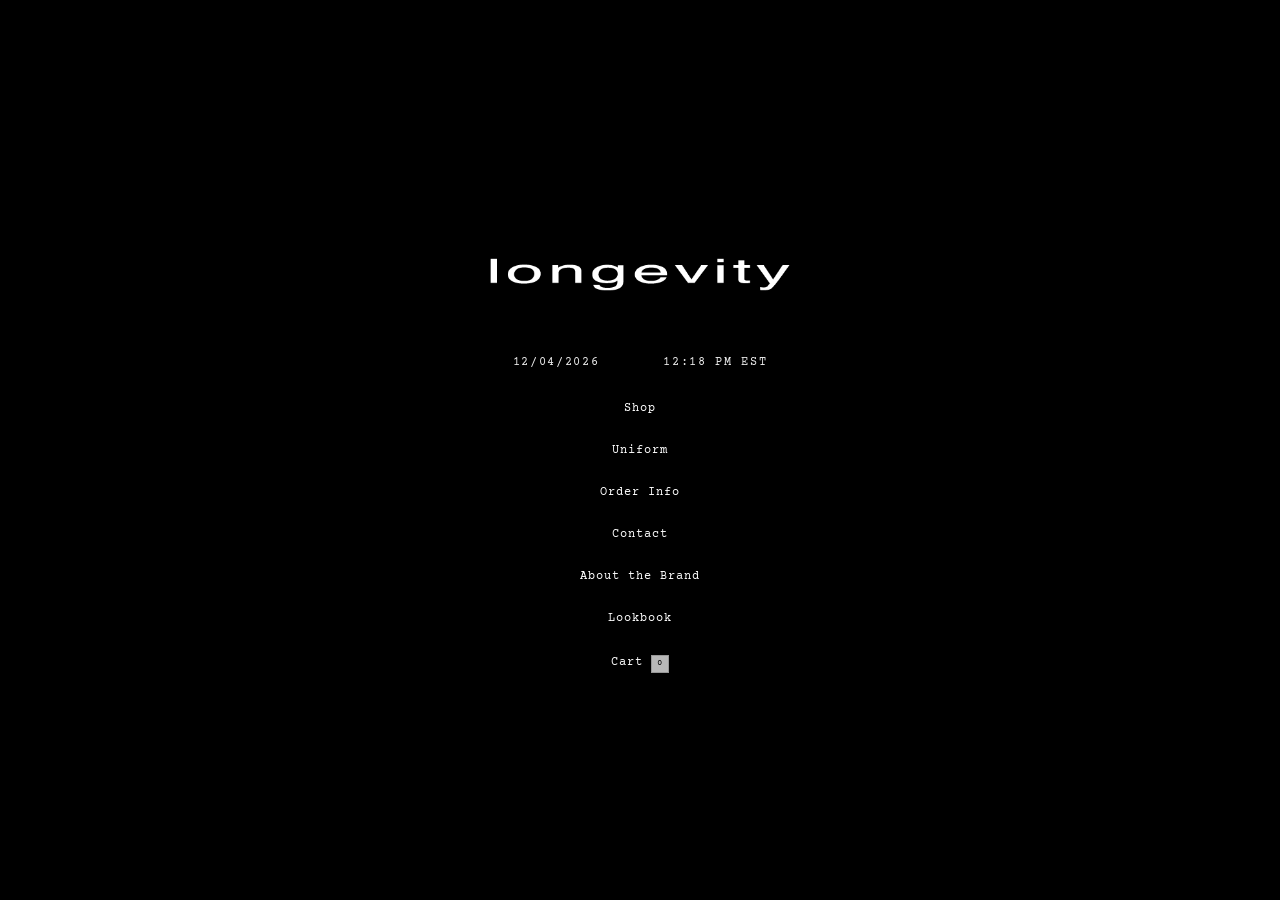
<file: index.html>
<!DOCTYPE html>
<html lang="en">
<head>
  <meta charset="UTF-8" />
  <meta name="viewport" content="width=device-width, initial-scale=1.0" />
  <title>Longevity Co.</title>
  <meta
    name="description"
    content="Longevity minimal home portal."
  />
  <link rel="preconnect" href="https://fonts.googleapis.com" />
  <link rel="preconnect" href="https://fonts.gstatic.com" crossorigin />
  <link
    href="https://fonts.googleapis.com/css2?family=Inter:wght@300;400;500;600;700;800&family=Courier+Prime:wght@400;700&display=swap"
    rel="stylesheet"
  />
  <link rel="stylesheet" href="style.css?v=12" />
</head>

<body class="home-blackout">
  <div class="site-shell home-blackout-shell">

    <main class="home-blackout-main">

      <!-- VIDEO BACKGROUND -->
      <div class="home-video-bg">
        <video autoplay muted loop playsinline preload="auto">
          <source src="assets/home-bg.mp4" type="video/mp4" />
        </video>
      </div>

      <!-- DARK OVERLAY -->
      <div class="home-video-overlay"></div>

      <!-- CONTENT -->
      <section class="home-blackout-stage">
        <div class="home-blackout-stack reveal-up">

          <div class="home-blackout-brand-wrap">
            <img
              src="assets/site-logi.png"
              alt="Longevity"
              class="home-blackout-logo boot-item boot-logo"
            />
          </div>

          <p class="home-blackout-time boot-item boot-time">
            <span id="hero-current-date">21/04/2026</span>
            <span class="home-blackout-time-gap"></span>
            <span id="hero-current-time">1:52 PM EDT</span>
          </p>

          <nav class="home-blackout-nav" aria-label="Homepage navigation">
            <a href="shop.html" class="boot-item boot-link boot-link-1">Shop</a>
            <a href="uniform.html" class="boot-item boot-link boot-link-2">Uniform</a>
            <a href="about.html#order-info" class="boot-item boot-link boot-link-3">Order Info</a>
            <a href="contact.html" class="boot-item boot-link boot-link-4">Contact</a>
            <a href="about.html" class="boot-item boot-link boot-link-5">About the Brand</a>
            <a href="lookbook.html" class="boot-item boot-link boot-link-6">Lookbook</a>
            <a href="cart.html" class="boot-item boot-link boot-link-7">Cart <span class="cart-count" data-cart-count>0</span>
            </a>
          </nav>

        </div>
      </section>

    </main>

  </div>

  <script src="script.js?v=12"></script>
</body>
</html>
</file>
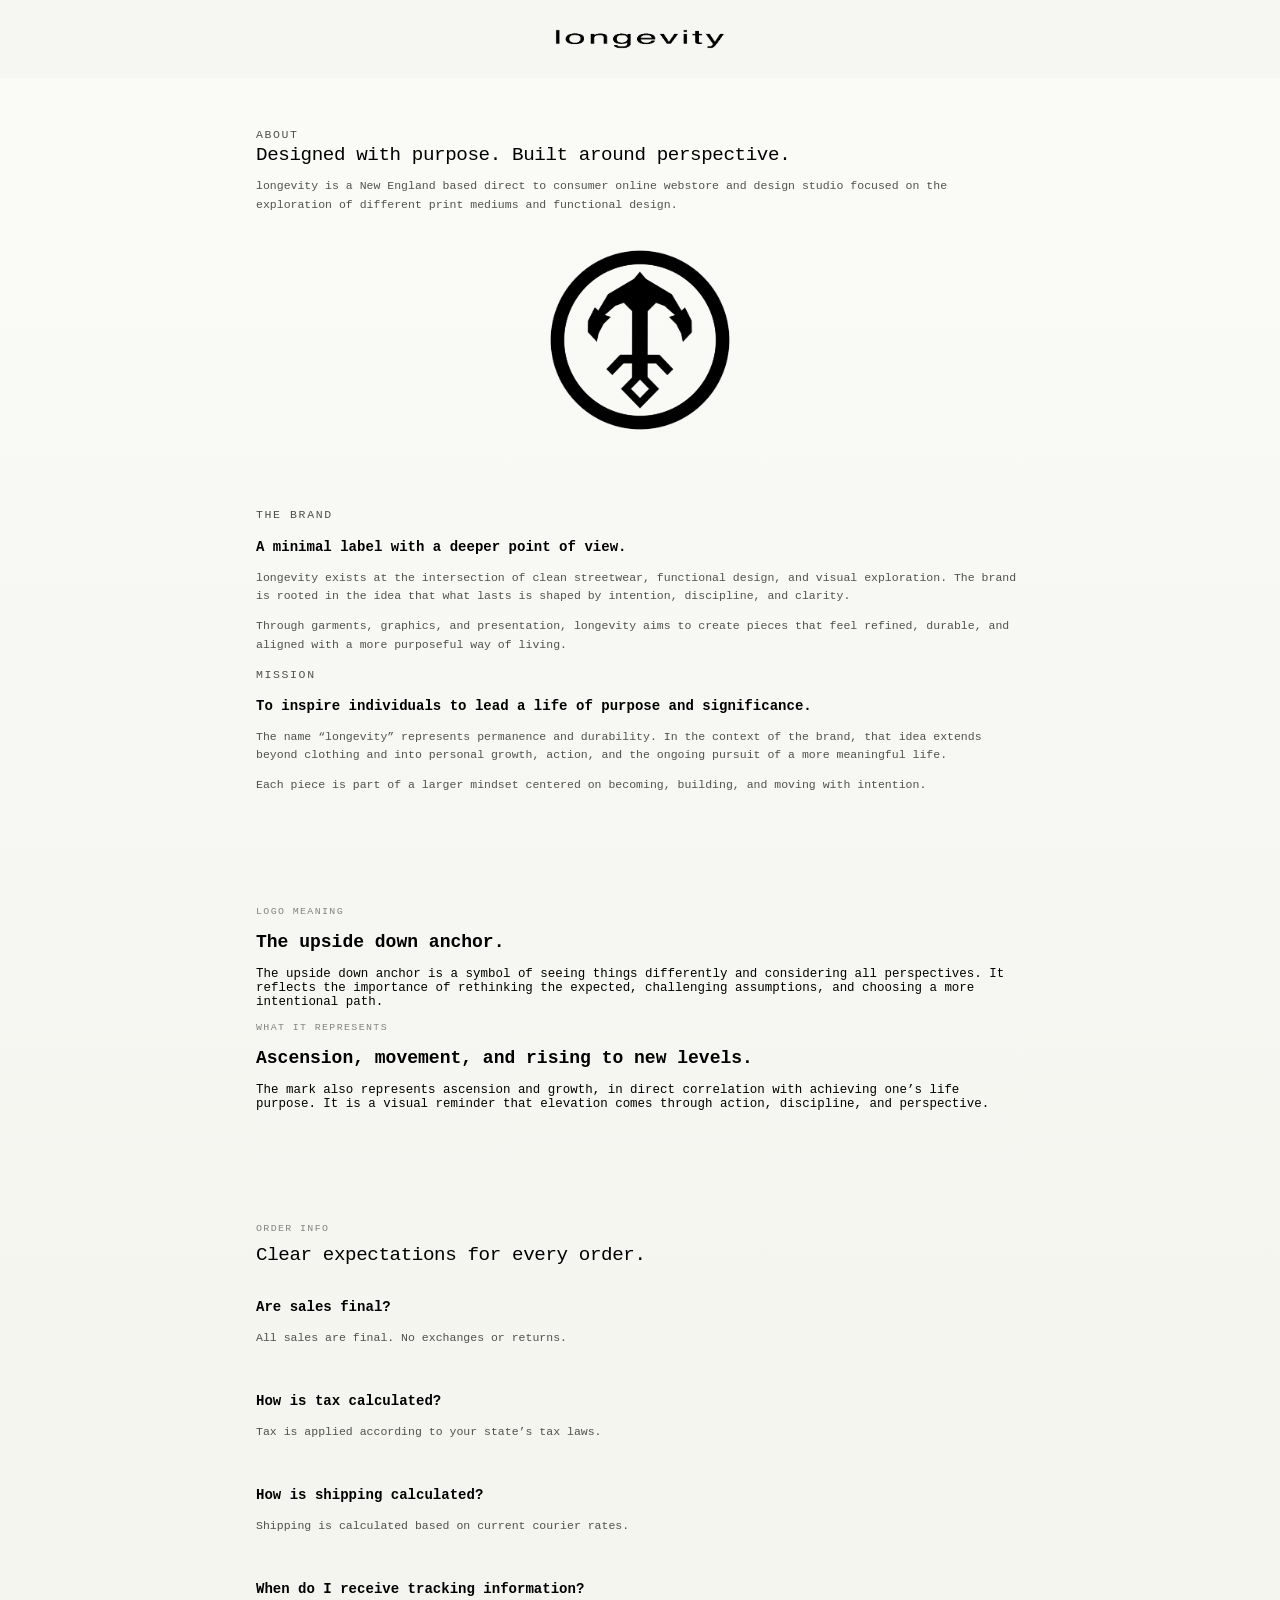
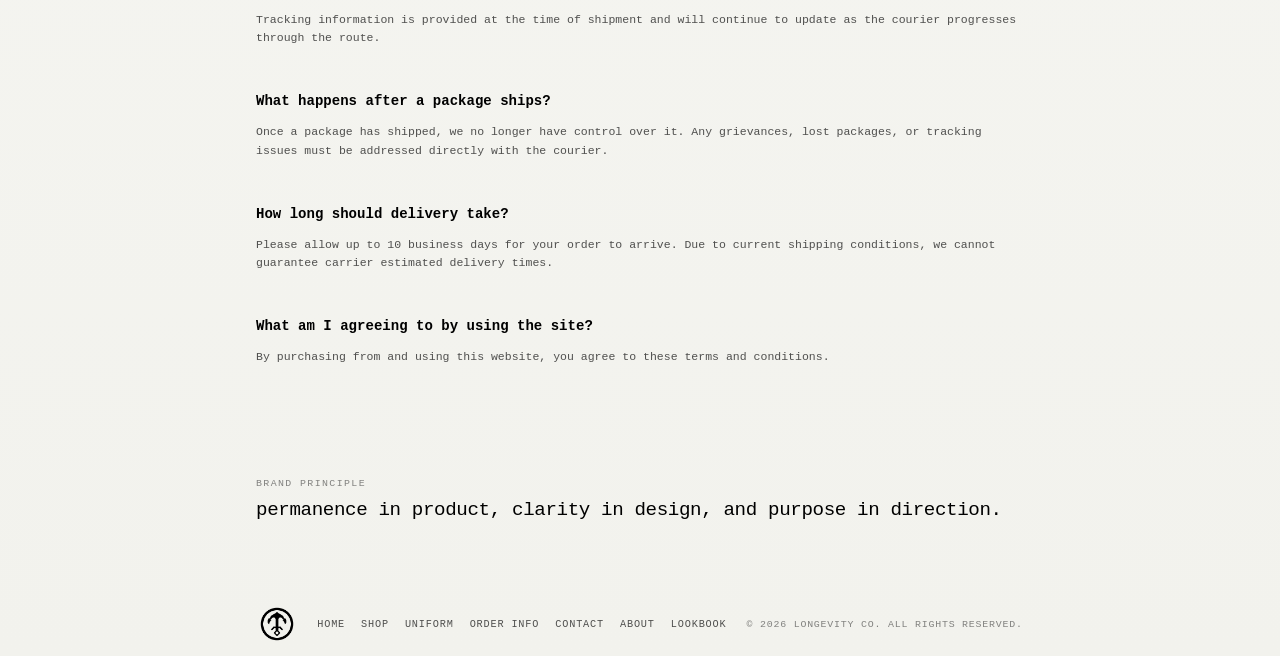
<file: about.html>
<!DOCTYPE html>
<html lang="en">
<head>
  <meta charset="UTF-8" />
  <meta name="viewport" content="width=device-width, initial-scale=1.0" />
  <title>About | Longevity Co.</title>
  <meta
    name="description"
    content="Learn about Longevity Co., its mission, its symbol, and the order information that guides the brand experience."
  />
  <link rel="preconnect" href="https://fonts.googleapis.com" />
  <link rel="preconnect" href="https://fonts.gstatic.com" crossorigin />
  <link
    href="https://fonts.googleapis.com/css2?family=Inter:wght@300;400;500;600;700;800&display=swap"
    rel="stylesheet"
  />
  <link rel="stylesheet" href="style.css" />
</head>
<body>
  <div class="site-shell">
   <div id="site-header"></div>

    <main>
      <section class="page-hero">
        <div class="container">
          <div class="page-hero-card">
            <div class="page-hero-grid">
              <div class="page-hero-copy reveal-left">
                <p class="section-label">About</p>
                <h1>Designed with purpose. Built around perspective.</h1>
                <p>
                  longevity is a New England based direct to consumer online
                  webstore and design studio focused on the exploration of
                  different print mediums and functional design.
                </p>
              </div>

              <div class="page-hero-visual reveal-right">
                <img src="assets/logo.png" alt="Longevity logo large" />
              </div>
            </div>
          </div>
        </div>
      </section>

      <section class="section">
        <div class="container">
          <div class="about-grid">
            <div class="info-card reveal-left">
              <p class="section-label">The Brand</p>
              <h3>A minimal label with a deeper point of view.</h3>
              <p>
                longevity exists at the intersection of clean streetwear,
                functional design, and visual exploration. The brand is rooted
                in the idea that what lasts is shaped by intention, discipline,
                and clarity.
              </p>
              <p>
                Through garments, graphics, and presentation, longevity aims to
                create pieces that feel refined, durable, and aligned with a
                more purposeful way of living.
              </p>
            </div>

            <div class="info-card reveal-right">
              <p class="section-label">Mission</p>
              <h3>To inspire individuals to lead a life of purpose and significance.</h3>
              <p>
                The name “longevity” represents permanence and durability. In
                the context of the brand, that idea extends beyond clothing and
                into personal growth, action, and the ongoing pursuit of a more
                meaningful life.
              </p>
              <p>
                Each piece is part of a larger mindset centered on becoming,
                building, and moving with intention.
              </p>
            </div>
          </div>
        </div>
      </section>

      <section class="section">
        <div class="container">
          <div class="split-grid">
            <div class="split-card reveal-left">
              <p class="section-label">Logo Meaning</p>
              <h2>The upside down anchor.</h2>
              <p>
                The upside down anchor is a symbol of seeing things differently
                and considering all perspectives. It reflects the importance of
                rethinking the expected, challenging assumptions, and choosing a
                more intentional path.
              </p>
            </div>

            <div class="split-card reveal-right">
              <p class="section-label">What It Represents</p>
              <h2>Ascension, movement, and rising to new levels.</h2>
              <p>
                The mark also represents ascension and growth, in direct
                correlation with achieving one’s life purpose. It is a visual
                reminder that elevation comes through action, discipline, and
                perspective.
              </p>
            </div>
          </div>
        </div>
      </section>

      <section class="section" id="order-info">
        <div class="container">
          <div class="section-heading reveal-up">
            <p class="section-label">Order Info</p>
            <h2>Clear expectations for every order.</h2>
          </div>

          <div class="faq-list">
            <article class="faq-card reveal-left">
              <h3>Are sales final?</h3>
              <p>All sales are final. No exchanges or returns.</p>
            </article>

            <article class="faq-card reveal-right">
              <h3>How is tax calculated?</h3>
              <p>Tax is applied according to your state’s tax laws.</p>
            </article>

            <article class="faq-card reveal-left">
              <h3>How is shipping calculated?</h3>
              <p>Shipping is calculated based on current courier rates.</p>
            </article>

            <article class="faq-card reveal-right">
              <h3>When do I receive tracking information?</h3>
              <p>
                Tracking information is provided at the time of shipment and
                will continue to update as the courier progresses through the route.
              </p>
            </article>

            <article class="faq-card reveal-left">
              <h3>What happens after a package ships?</h3>
              <p>
                Once a package has shipped, we no longer have control over it.
                Any grievances, lost packages, or tracking issues must be
                addressed directly with the courier.
              </p>
            </article>

            <article class="faq-card reveal-right">
              <h3>How long should delivery take?</h3>
              <p>
                Please allow up to 10 business days for your order to arrive.
                Due to current shipping conditions, we cannot guarantee carrier
                estimated delivery times.
              </p>
            </article>

            <article class="faq-card reveal-up">
              <h3>What am I agreeing to by using the site?</h3>
              <p>
                By purchasing from and using this website, you agree to these
                terms and conditions.
              </p>
            </article>
          </div>
        </div>
      </section>

      <section class="section statement-band">
        <div class="container">
          <div class="statement-wrap reveal-up">
            <p class="section-label">Brand Principle</p>
            <h2>
              permanence in product, clarity in design, and purpose in direction.
            </h2>
          </div>
        </div>
      </section>
    </main>

    <div id="site-footer"></div>
  </div>

  <script src="components.js?v=1"></script>
<script src="script.js?v=8"></script>
</body>
</html>
</file>
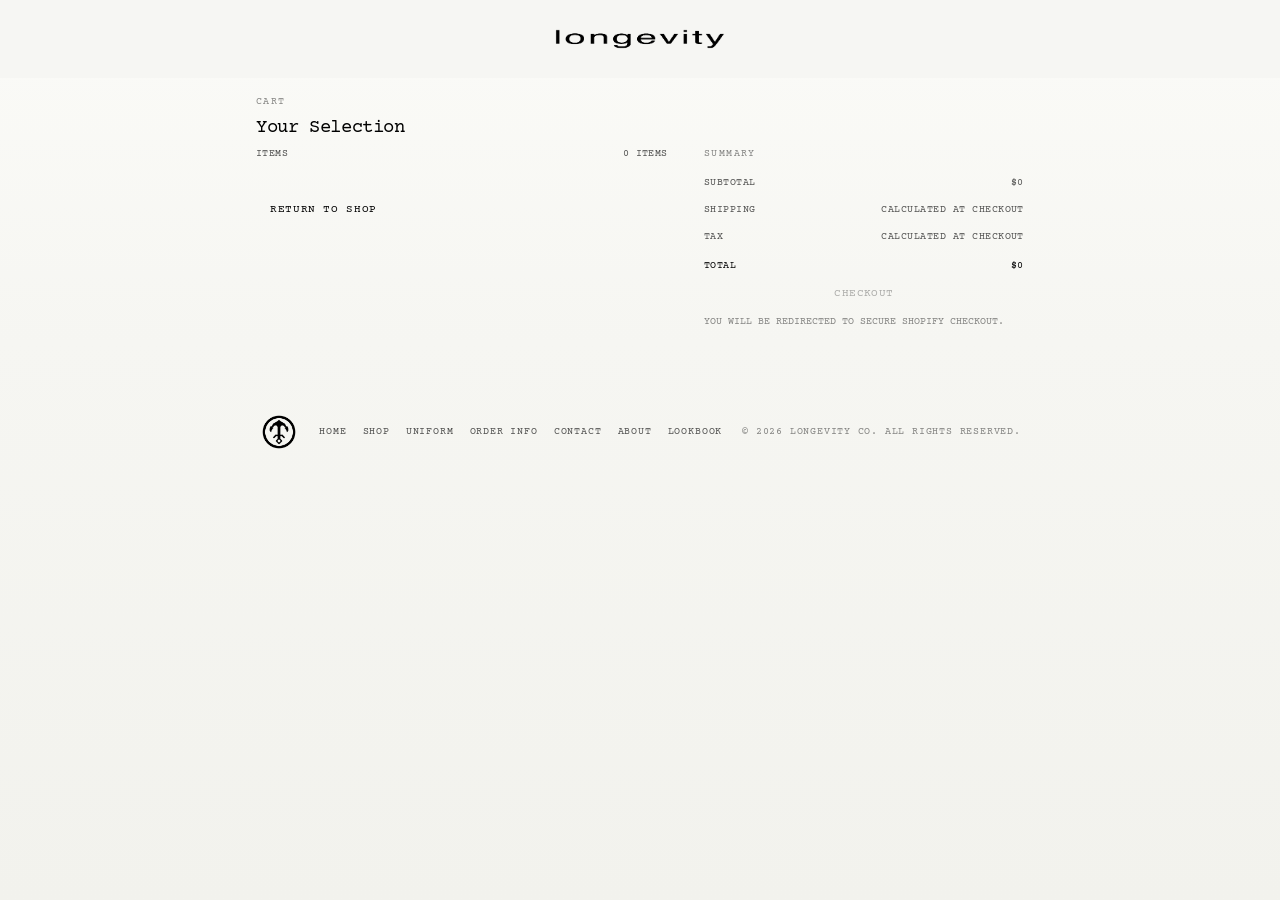
<file: cart.html>
<!DOCTYPE html>
<html lang="en">
<head>
  <meta charset="UTF-8" />
  <meta name="viewport" content="width=device-width, initial-scale=1.0" />
  <title>Cart | Longevity Co.</title>
  <meta
    name="description"
    content="Review your selected Longevity items and continue to checkout."
  />
  <link rel="preconnect" href="https://fonts.googleapis.com" />
  <link rel="preconnect" href="https://fonts.gstatic.com" crossorigin />
  <link
    href="https://fonts.googleapis.com/css2?family=Inter:wght@300;400;500;600;700;800&family=Courier+Prime:wght@400;700&display=swap"
    rel="stylesheet"
  />
  <link rel="stylesheet" href="style.css?v=9" />
</head>
<body>
  <div class="site-shell">
    <div id="site-header"></div>

    <main>
      <section class="page-hero shop-hero-minimal">
        <div class="container">
          <div class="shop-hero-bar reveal-up">
            <p class="shop-hero-kicker">Cart</p>
            <h1>Your Selection</h1>
          </div>
        </div>
      </section>

      <section class="section cart-section">
        <div class="container">
          <div class="cart-layout">
            <div class="cart-items-wrap reveal-left">
              <div class="cart-items-header">
                <span>Items</span>
                <span data-cart-count-label>0 items</span>
              </div>

              <div id="cart-items" class="cart-items"></div>

              <div id="cart-empty" class="cart-empty" hidden>
                <a href="shop.html" class="btn btn-solid">Return to Shop</a>
              </div>
            </div>

            <aside class="cart-summary reveal-right">
              <div class="cart-summary-inner">
                <p class="cart-summary-kicker">Summary</p>

                <div class="cart-summary-row">
                  <span>Subtotal</span>
                  <span id="cart-subtotal">$0</span>
                </div>

                <div class="cart-summary-row">
                  <span>Shipping</span>
                  <span>Calculated at checkout</span>
                </div>

                <div class="cart-summary-row">
                  <span>Tax</span>
                  <span>Calculated at checkout</span>
                </div>

                <div class="cart-summary-total">
                  <span>Total</span>
                  <span id="cart-total">$0</span>
                </div>

                <button
                  class="add-cart-btn cart-checkout-btn"
                  type="button"
                  id="checkout-placeholder-btn"
                >
                  Checkout
                </button>

                <p class="cart-summary-note">
                  You will be redirected to secure Shopify checkout.
                </p>
              </div>
            </aside>
          </div>
        </div>
      </section>
    </main>

    <div id="site-footer"></div>
  </div>

  <script src="components.js?v=1"></script>
  <script src="script.js?v=11"></script>
</body>
</html>
</file>
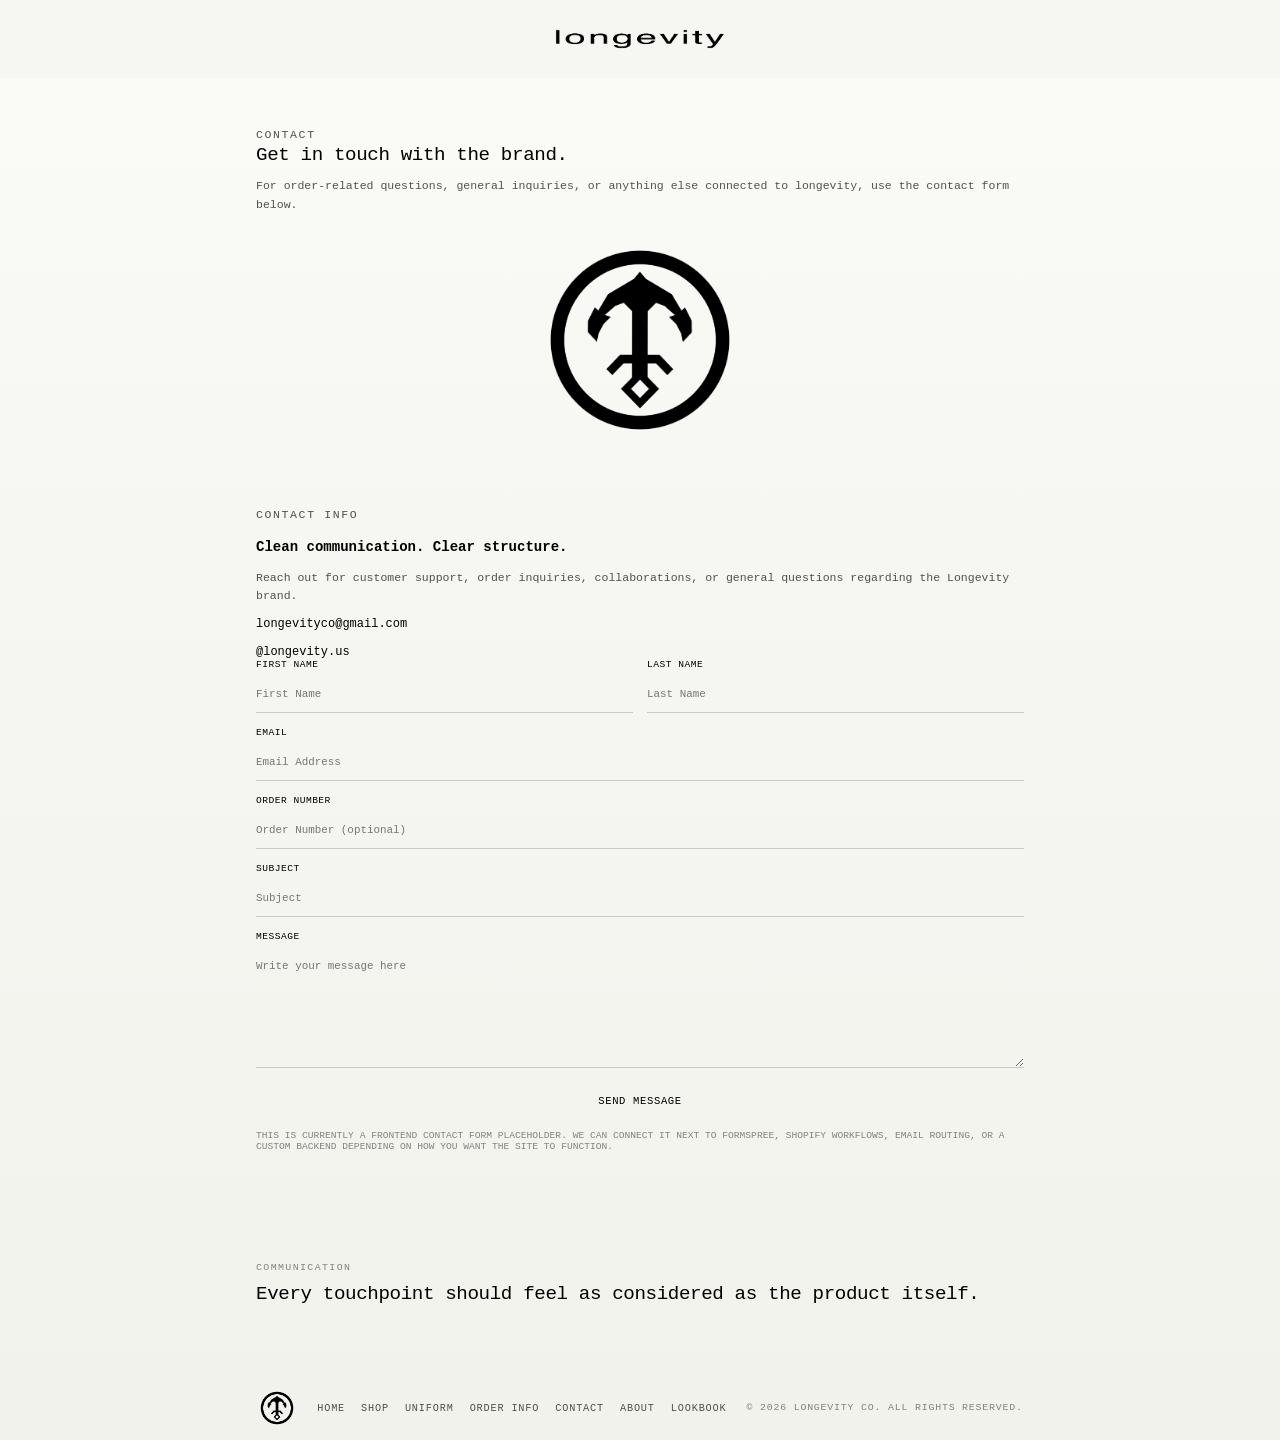
<file: contact.html>
<!DOCTYPE html>
<html lang="en">
<head>
  <meta charset="UTF-8" />
  <meta name="viewport" content="width=device-width, initial-scale=1.0" />
  <title>Contact | Longevity Co.</title>
  <meta
    name="description"
    content="Contact Longevity Co. for order questions, general inquiries, and brand communication."
  />
  <link rel="preconnect" href="https://fonts.googleapis.com" />
  <link rel="preconnect" href="https://fonts.gstatic.com" crossorigin />
  <link
    href="https://fonts.googleapis.com/css2?family=Inter:wght@300;400;500;600;700;800&display=swap"
    rel="stylesheet"
  />
  <link rel="stylesheet" href="style.css" />
</head>
<body>
  <div class="site-shell">
    <div id="site-header"></div>

    <main>
      <section class="page-hero">
        <div class="container">
          <div class="page-hero-card">
            <div class="page-hero-grid">
              <div class="page-hero-copy reveal-left">
                <p class="section-label">Contact</p>
                <h1>Get in touch with the brand.</h1>
                <p>
                  For order-related questions, general inquiries, or anything
                  else connected to longevity, use the contact form below.
                </p>
              </div>

              <div class="page-hero-visual reveal-right">
                <img src="assets/logo.png" alt="Longevity logo" />
              </div>
            </div>
          </div>
        </div>
      </section>

      <section class="section">
        <div class="container">
          <div class="contact-grid">
            <div class="info-card reveal-left">
              <p class="section-label">Contact Info</p>
              <h3>Clean communication. Clear structure.</h3>
              <p>
  Reach out for customer support, order inquiries, collaborations, or general questions regarding the Longevity brand.
</p>

<div class="contact-direct-links">
  <a href="mailto:longevityco@gmail.com">longevityco@gmail.com</a></br></br>
  <a href="https://instagram.com/longevity.us" target="_blank" rel="noopener noreferrer">@longevity.us</a>
</div>
            </div>

            <div class="form-card reveal-right">
              <form class="form-grid">
                <div class="field">
                  <label for="first-name">First Name</label>
                  <input type="text" id="first-name" name="first-name" placeholder="First Name" />
                </div>

                <div class="field">
                  <label for="last-name">Last Name</label>
                  <input type="text" id="last-name" name="last-name" placeholder="Last Name" />
                </div>

                <div class="field full">
                  <label for="email">Email</label>
                  <input type="email" id="email" name="email" placeholder="Email Address" />
                </div>

                <div class="field full">
                  <label for="order-number">Order Number</label>
                  <input type="text" id="order-number" name="order-number" placeholder="Order Number (optional)" />
                </div>

                <div class="field full">
                  <label for="subject">Subject</label>
                  <input type="text" id="subject" name="subject" placeholder="Subject" />
                </div>

                <div class="field full">
                  <label for="message">Message</label>
                  <textarea id="message" name="message" placeholder="Write your message here"></textarea>
                </div>

                <div class="field full">
                  <button type="submit" class="btn btn-solid">Send Message</button>
                </div>
              </form>

              <p class="form-note">
                This is currently a frontend contact form placeholder. We can
                connect it next to Formspree, Shopify workflows, email routing,
                or a custom backend depending on how you want the site to function.
              </p>
            </div>
          </div>
        </div>
      </section>

      <section class="section statement-band">
        <div class="container">
          <div class="statement-wrap reveal-up">
            <p class="section-label">Communication</p>
            <h2>
              Every touchpoint should feel as considered as the product itself.
            </h2>
          </div>
        </div>
      </section>
    </main>

    <div id="site-footer"></div>
  </div>

  <script src="components.js?v=1"></script>
<script src="script.js?v=8"></script>
</body>
</html>
</file>
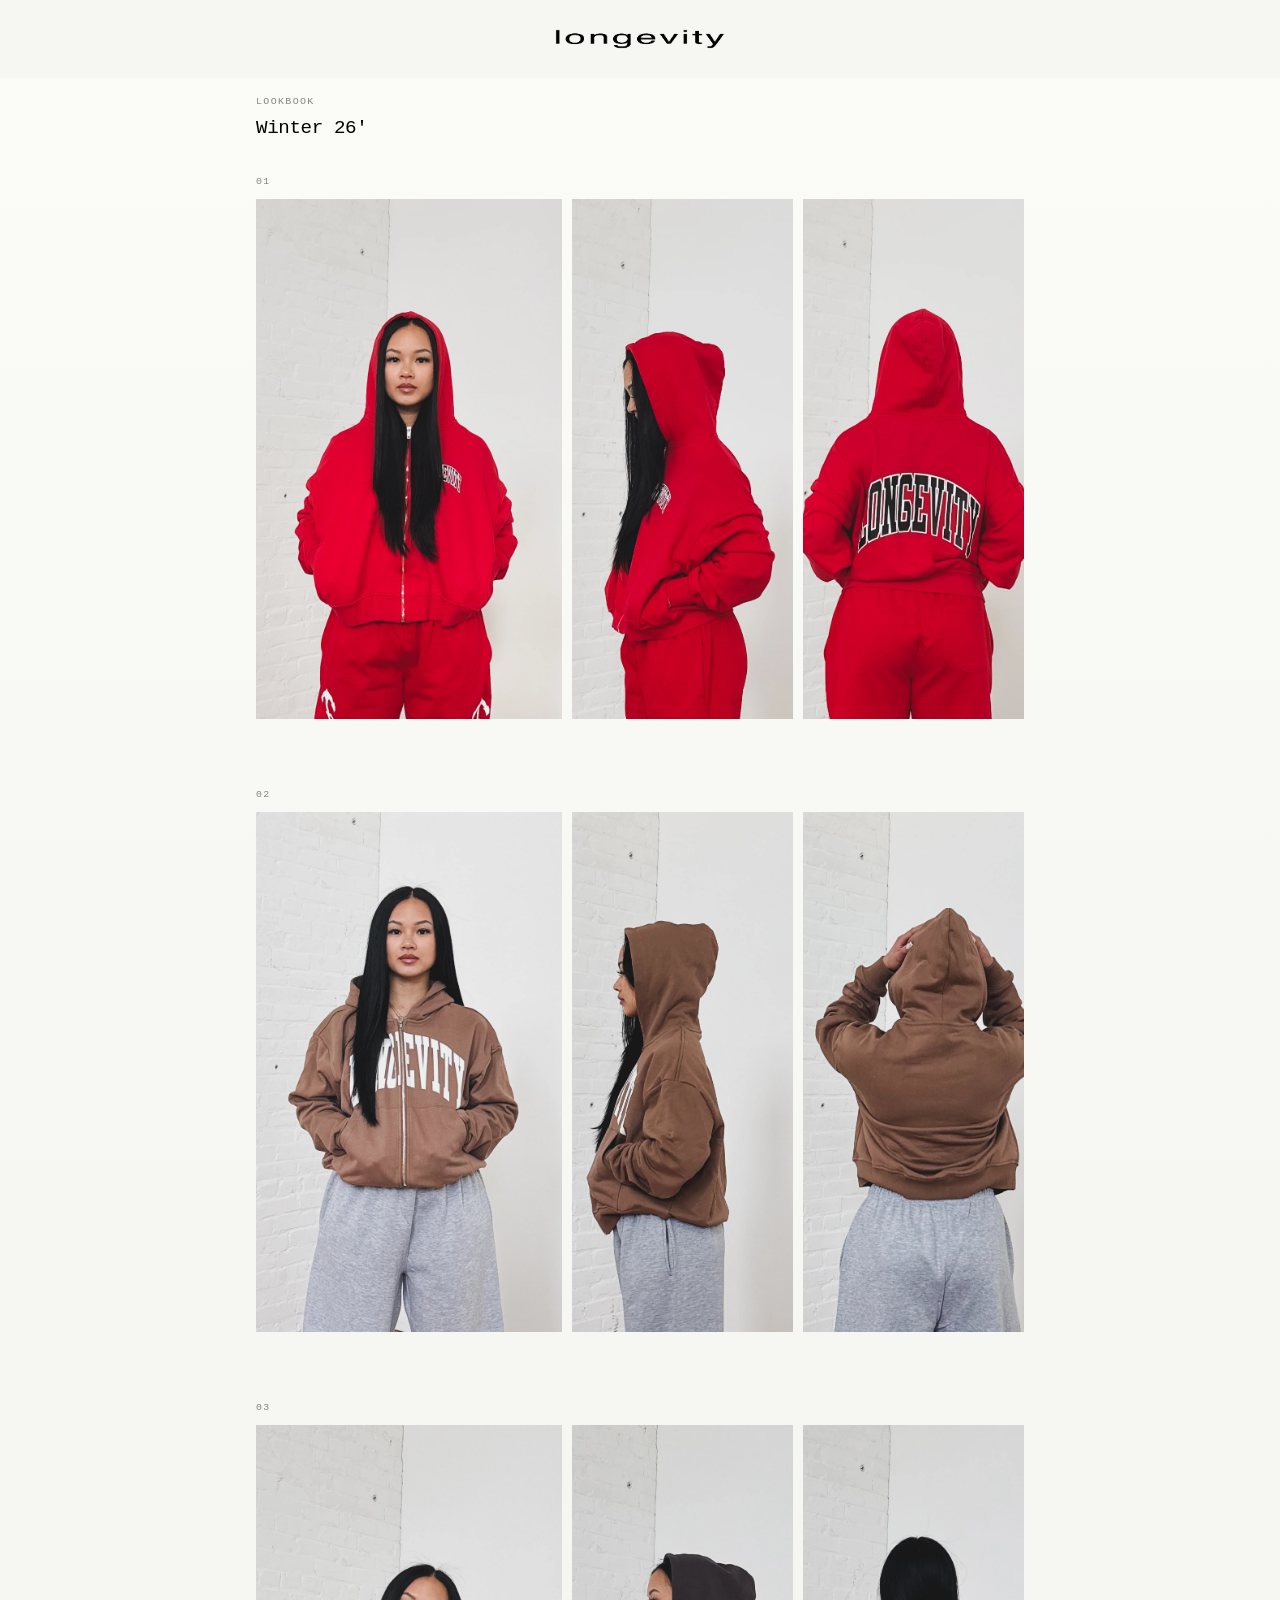
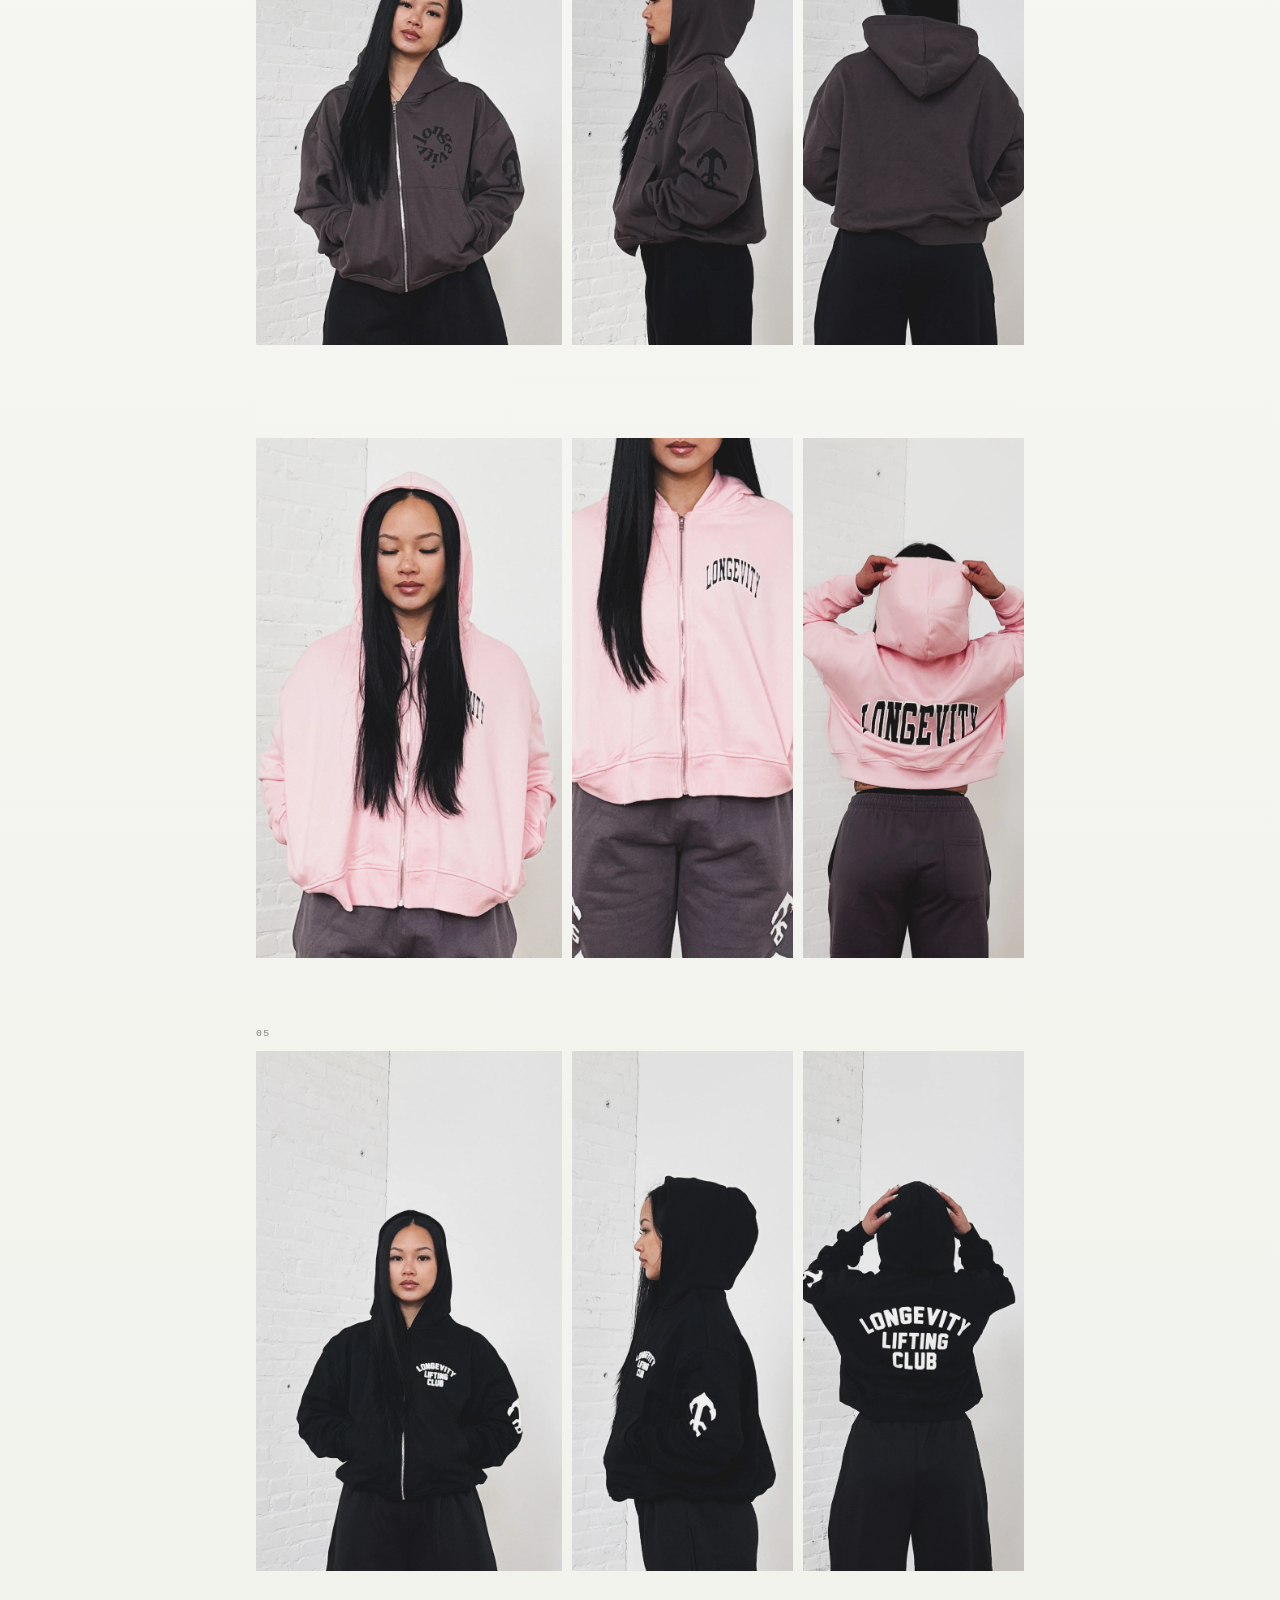
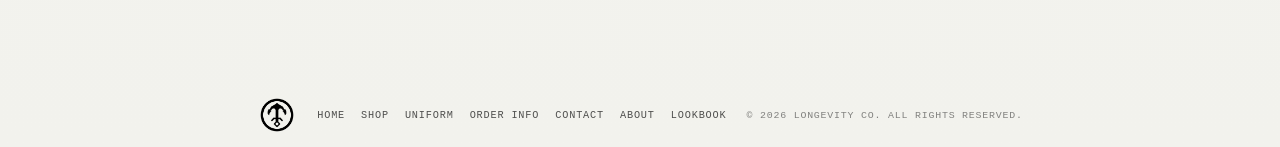
<file: lookbook.html>
<!DOCTYPE html>
<html lang="en">
<head>
  <meta charset="UTF-8" />
  <meta name="viewport" content="width=device-width, initial-scale=1.0" />
  <title>Lookbook | Longevity Co.</title>
  <meta
    name="description"
    content="Explore the Longevity lookbook through five editorial looks presented in a clean, image-first format."
  />
  <link rel="preconnect" href="https://fonts.googleapis.com" />
  <link rel="preconnect" href="https://fonts.gstatic.com" crossorigin />
  <link
    href="https://fonts.googleapis.com/css2?family=Inter:wght@300;400;500;600;700;800&display=swap"
    rel="stylesheet"
  />
  <link rel="stylesheet" href="style.css" />
</head>
<body>
  <div class="site-shell">
    <div id="site-header"></div>

    <main>
      <section class="lookbook-intro-minimal">
        <div class="container">
          <div class="lookbook-intro-inner">
            <p class="lookbook-kicker reveal-up">Lookbook</p>
            <h1 class="lookbook-title reveal-up">Winter 26'</h1>
          </div>
        </div>
      </section>

      <section class="lookbook-sequence">
        <div class="container">
          <section class="look-chapter">
            <div class="look-number reveal-up">01</div>
            <div class="look-grid look-grid-final">
              <figure class="look-frame look-frame-main reveal-left">
                <img src="assets/look/look1_1.png" alt="Look 1 image 1" />
              </figure>
              <figure class="look-frame reveal-up">
                <img src="assets/look/look1_2.png" alt="Look 1 image 2" />
              </figure>
              <figure class="look-frame reveal-right">
                <img src="assets/look/look1_3.png" alt="Look 1 image 3" />
              </figure>
            </div>
          </section>

          <section class="look-chapter">
            <div class="look-number reveal-up">02</div>
            <div class="look-grid look-grid-final">
              <figure class="look-frame look-frame-main reveal-left">
                <img src="assets/look/look2_1.png" alt="Look 2 image 1" />
              </figure>
              <figure class="look-frame reveal-up">
                <img src="assets/look/look2_2.png" alt="Look 2 image 2" />
              </figure>
              <figure class="look-frame reveal-right">
                <img src="assets/look/look2_3.png" alt="Look 2 image 3" />
              </figure>
            </div>
          </section>

          <section class="look-chapter">
            <div class="look-number reveal-up">03</div>
            <div class="look-grid look-grid-final">
              <figure class="look-frame look-frame-main reveal-left">
                <img src="assets/look/look3_1.png" alt="Look 3 image 1" />
              </figure>
              <figure class="look-frame reveal-up">
                <img src="assets/look/look3_2.png" alt="Look 3 image 2" />
              </figure>
              <figure class="look-frame reveal-right">
                <img src="assets/look/look3_3.png" alt="Look 3 image 3" />
              </figure>
            </div>
          </section>

          <section class="look-chapter">
            <div class="look-number reveal-up">04</div>
            <div class="look-grid look-grid-final">
              <figure class="look-frame look-frame-main reveal-left">
                <img src="assets/look/look4_1.png" alt="Look 4 image 1" />
              </figure>
              <figure class="look-frame reveal-up">
                <img src="assets/look/look4_2.png" alt="Look 4 image 2" />
              </figure>
              <figure class="look-frame reveal-right">
                <img src="assets/look/look4_3.png" alt="Look 4 image 3" />
              </figure>
            </div>
          </section>

          <section class="look-chapter">
            <div class="look-number reveal-up">05</div>
            <div class="look-grid look-grid-final">
              <figure class="look-frame look-frame-main reveal-left">
                <img src="assets/look/look5_1.png" alt="Look 5 image 1" />
              </figure>
              <figure class="look-frame reveal-up">
                <img src="assets/look/look5_2.png" alt="Look 5 image 2" />
              </figure>
              <figure class="look-frame reveal-right">
                <img src="assets/look/look5_3.png" alt="Look 5 image 3" />
              </figure>
            </div>
          </section>
        </div>
      </section>
    </main>

    <div id="site-footer"></div>
  </div>

  <script src="components.js?v=1"></script>
<script src="script.js?v=8"></script>
</body>
</html>
</file>
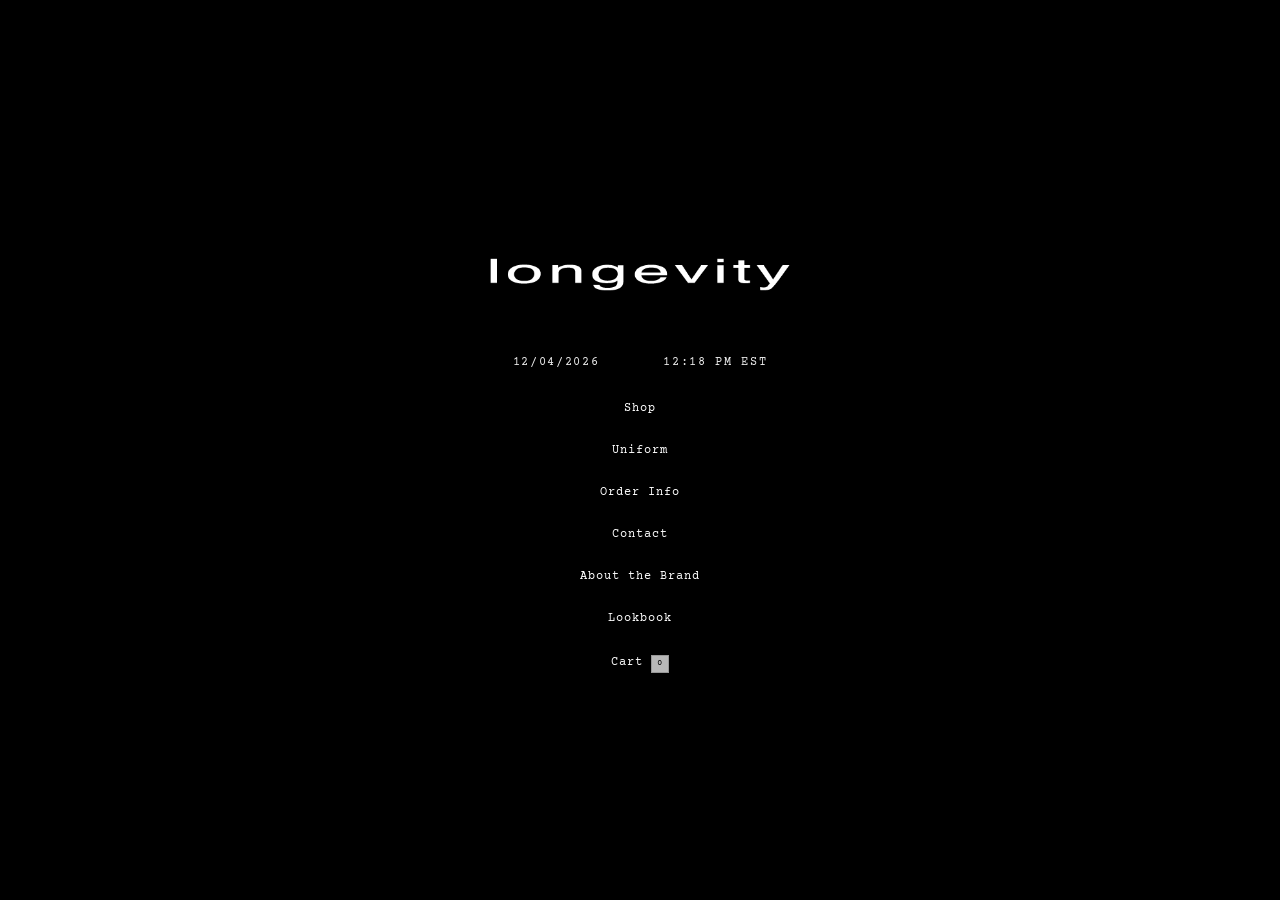
<file: password.html>
<!DOCTYPE html>
<html lang="en">
<head>
  <meta charset="UTF-8" />
  <meta name="viewport" content="width=device-width, initial-scale=1.0" />
  <meta name="robots" content="noindex,nofollow" />
  <title>Longevity Co. — Access</title>
  <meta name="description" content="Longevity Co. private access." />
  <link rel="preconnect" href="https://fonts.googleapis.com" />
  <link rel="preconnect" href="https://fonts.gstatic.com" crossorigin />
  <link href="https://fonts.googleapis.com/css2?family=Courier+Prime:wght@400;700&family=Inter:wght@300;400;500;600&display=swap" rel="stylesheet" />
  <link rel="stylesheet" href="password.css?v=1" />
</head>
<body>
  <main class="gate">
    <div class="gate-video" aria-hidden="true">
      <video autoplay muted loop playsinline preload="auto">
        <source src="assets/home-bg.mp4" type="video/mp4" />
      </video>
    </div>
    <div class="gate-overlay" aria-hidden="true"></div>

    <section class="gate-stage" aria-labelledby="gate-title">
      <div class="gate-stack">
        <img src="assets/site-logi.png" alt="Longevity" class="gate-logo" />

        <div class="gate-release">
          <p class="gate-kicker">PUBLIC RELEASE</p>
          <h1 id="gate-title">THURSDAY / OCTOBER 08</h1>
          <p class="gate-time">7:00 PM EDT</p>
        </div>

        <div class="gate-countdown" id="gate-countdown" aria-label="Countdown to launch">
          <div><strong id="count-days">00</strong><span>DAYS</span></div>
          <i>:</i>
          <div><strong id="count-hours">00</strong><span>HOURS</span></div>
          <i>:</i>
          <div><strong id="count-minutes">00</strong><span>MINUTES</span></div>
          <i>:</i>
          <div><strong id="count-seconds">00</strong><span>SECONDS</span></div>
        </div>

        <form class="gate-form" id="gate-form" autocomplete="off">
          <label for="gate-password">PRIVATE ACCESS</label>
          <div class="gate-input-row">
            <input id="gate-password" name="password" type="password" autocomplete="current-password" placeholder="PASSWORD" required />
            <button type="submit">ENTER</button>
          </div>
          <p class="gate-message" id="gate-message" aria-live="polite"></p>
        </form>

        <p class="gate-footer">LONGEVITY CO. / 2026</p>
      </div>
    </section>
  </main>
  <script src="password.js?v=1"></script>
</body>
</html>
</file>
<file: style.css>
:root {
  --bg: #f6f6f2;
  --bg-soft: #efefe9;
  --surface: #ffffff;
  --surface-2: #f1f1eb;
  --line: rgba(0, 0, 0, 0.08);
  --line-strong: rgba(0, 0, 0, 0.18);
  --text: #000000;
  --text-soft: rgba(17, 17, 17, 0.72);
  --text-dim: rgba(17, 17, 17, 0.5);
  --accent: #2f2f2f;
  --accent-soft: rgba(0, 0, 0, 0.04);
  --max: 1440px;
  --header-h: 84px;
  --ease: cubic-bezier(0.22, 1, 0.36, 1);
  --mono: "Courier Prime", "IBM Plex Mono", "Courier New", monospace;
  --sans: "Inter", sans-serif;
}

* {
  box-sizing: border-box;
}

html {
  scroll-behavior: smooth;
}

body {
  margin: 0;
  font-family: var(--mono);
  font-size: 12px;
  background: var(--bg);
  color: var(--text);
  -webkit-font-smoothing: antialiased;
  text-rendering: optimizeLegibility;
}

body.drawer-open,
body.nav-open {
  overflow: hidden;
}

img {
  max-width: 100%;
  display: block;
}

a {
  color: inherit;
  text-decoration: none;
}

button,
input,
textarea,
select {
  font: inherit;
}

button {
  appearance: none;
  -webkit-appearance: none;
  border-radius: 0;
}

.site-shell {
  min-height: 100vh;
  background:
    linear-gradient(to bottom, #fbfbf8 0%, #f6f6f2 38%, #f2f2ed 100%);
}

.container {
  width: min(60vw, 1120px);
  margin: 0 auto;
}

/* -----------------------------
   GLOBAL HEADER / FOOTER
----------------------------- */

.site-header {
  position: sticky;
  top: 0;
  z-index: 145;
  background: rgba(246, 246, 242, 0.92);
  backdrop-filter: blur(10px);
  -webkit-backdrop-filter: blur(10px);
  border-bottom: 0;
}

.global-site-header {
  border-bottom: 0;
}

.header-inner {
  min-height: var(--header-h);
  display: flex;
  align-items: center;
  justify-content: space-between;
  gap: 20px;
}

.header-inner-global {
  position: relative;
  min-height: 78px;
  display: flex;
  align-items: center;
  justify-content: space-between;
}

.brand {
  display: inline-flex;
  align-items: center;
  justify-content: center;
  gap: 12px;
  border: 0;
  background: transparent;
  padding: 0;
  cursor: pointer;
}

.brand-centered {
  position: absolute;
  left: 50%;
  transform: translateX(-50%);
  justify-content: center;
  z-index: 2;
}

.brand-logo {
  width: 180px;
  height: auto;
  object-fit: contain;
  filter: contrast(1.02);
}

.brand-word {
  display: none;
}

.global-site-nav {
  display: block;
}

.nav-cart-link {
  display: inline-flex;
  align-items: center;
  gap: 8px;
}

.cart-count {
  min-width: 18px;
  height: 18px;
  padding: 0 5px;
  border: 1px solid var(--line-strong);
  display: inline-flex;
  align-items: center;
  justify-content: center;
  font-size: 0.58rem;
  line-height: 1;
  color: var(--text);
  background: rgba(255, 255, 255, 0.72);
  font-family: var(--mono);
}

.menu-toggle {
  display: inline-flex;
  width: 40px;
  height: 40px;
  border: 0;
  background: transparent;
  align-items: center;
  justify-content: center;
  flex-direction: column;
  gap: 5px;
  cursor: pointer;
  font-family: var(--mono);
  z-index: 230;
}

.menu-toggle span {
  width: 14px;
  height: 1px;
  background: var(--text);
  display: block;
  transition: transform 0.3s var(--ease), opacity 0.3s var(--ease);
}

.menu-toggle.is-open span:nth-child(1) {
  transform: translateY(6px) rotate(45deg);
}

.menu-toggle.is-open span:nth-child(2) {
  transform: translateY(-0px) rotate(-45deg);
}

.site-nav {
  position: fixed;
  top: 0;
  left: 0;
  right: 0;
  bottom: 0;
  width: 100vw;
  height: 100vh;
  z-index: 9999;
  display: grid;
  place-items: center;
  padding: 40px 24px;
  opacity: 0;
  pointer-events: none;
  background: rgba(255, 255, 255, 0.88);
  backdrop-filter: blur(18px);
  -webkit-backdrop-filter: blur(18px);
  transition: opacity 0.32s var(--ease);
}

.site-nav.open {
  opacity: 1;
  pointer-events: auto;
}

.site-nav a {
  position: relative;
  z-index: 1;
  font-family: var(--mono);
  letter-spacing: 0.08em;
  font-size: 12px;
  line-height: 1;
  color: var(--text);
  transition: opacity 0.25s var(--ease), transform 0.25s var(--ease);
}

.site-nav a:hover,
.site-nav a.active {
  opacity: 0.55;
  transform: translateY(-1px);
}

.site-nav-inner {
  position: relative;
  z-index: 1;
  display: grid;
  justify-items: center;
  gap: 24px;
  text-align: center;
}

.global-site-footer,
.site-footer {
  border-top: 0;
  padding: 10px 0 12px;
  background: transparent;
}

.footer-inner {
  display: flex;
  justify-content: space-between;
  align-items: center;
  gap: 20px;
}

.footer-inner-global {
  display: grid;
  grid-template-columns: auto auto auto;
  justify-content: center;
  align-items: center;
  gap: 20px;
}

.footer-center-mark {
  display: flex;
  justify-content: center;
  align-items: center;
}

.footer-logo {
  width: 40px;
  height: 40px;
  object-fit: contain;
}

.footer-links,
.footer-links-global {
  display: flex;
  gap: 16px;
  flex-wrap: wrap;
  color: var(--text-soft);
  font-family: var(--mono);
  text-transform: uppercase;
  letter-spacing: 0.08em;
  font-size: 0.64rem;
}

.footer-links-global:first-of-type {
  justify-content: flex-start;
}

.footer-system-note {
  margin: 0;
  justify-self: end;
  font-family: var(--mono);
  text-transform: uppercase;
  letter-spacing: 0.08em;
  font-size: 0.62rem;
  color: var(--text-dim);
}

/* -----------------------------
   GLOBAL
----------------------------- */

main {
  overflow: hidden;
}

.section {
  padding: 28px 0 72px;
}

.eyebrow,
.section-label,
.shop-hero-kicker,
.lookbook-kicker,
.product-page-kicker,
.cart-summary-kicker,
.shop-drawer-kicker,
.drawer-label,
.product-page-label {
  margin: 0 0 10px;
  font-size: 0.62rem;
  letter-spacing: 0.14em;
  text-transform: uppercase;
  color: var(--text-dim);
  font-family: var(--mono);
}

.section-heading {
  max-width: 640px;
  margin-bottom: 18px;
}

.section-heading h2,
.page-hero-copy h1,
.shop-hero-bar h1,
.lookbook-title,
.product-page-content h1,
.statement-wrap h2 {
  margin: 0;
  font-size: clamp(1rem, 1.5vw, 1.35rem);
  line-height: 1.2;
  letter-spacing: -0.02em;
  font-weight: 400;
}

main p {
  font-size: 0.78rem;
}

/* -----------------------------
   BUTTONS
----------------------------- */

.btn {
  display: inline-flex;
  align-items: center;
  justify-content: center;
  min-height: 38px;
  padding: 0 14px;
  border: 0;
  background: transparent;
  transition:
    transform 0.3s var(--ease),
    opacity 0.3s var(--ease);
  font-family: var(--mono);
  text-transform: uppercase;
  letter-spacing: 0.06em;
  font-size: 0.66rem;
}

.btn:hover {
  transform: translateY(-1px);
  opacity: 0.6;
}

.btn-solid,
.btn-outline {
  background: transparent;
  color: var(--text);
}

/* -----------------------------
   NEW HOME
----------------------------- */

.home-main-y2k {
  min-height: 100vh;
  display: flex;
  align-items: center;
}

.home-y2k-stage {
  width: 100%;
  padding: 40px 0;
}

.home-y2k-wrap {
  min-height: calc(100vh - 100px);
  display: grid;
  place-items: center;
}

.home-y2k-center {
  text-align: left;
}

.home-y2k-left {
  display: grid;
  gap: 14px;
  justify-items: start;
  width: 100%;
  max-width: 320px;
}

.home-y2k-mark {
  display: flex;
  justify-content: flex-start;
}

.home-y2k-nav {
  display: grid;
  gap: 8px;
  justify-items: start;
}

.home-y2k-nav a {
  font-size: 12px;
  line-height: 1;
  letter-spacing: 0.14em;
  text-transform: uppercase;
  transition:
    opacity 0.3s var(--ease),
    transform 0.3s var(--ease);
}

.home-y2k-nav a:hover {
  opacity: 0.45;
  transform: translateY(-2px);
}

.home-y2k-foot {
  margin-top: 18px;
  display: flex;
  justify-content: center;
}

.home-y2k-foot p {
  margin: 0;
  font-size: 10px;
  letter-spacing: 0.12em;
  text-transform: uppercase;
  color: var(--text-dim);
}

/* -----------------------------
   BLACK MINIMAL HOME
----------------------------- */

body.home-blackout {
  background: #000;
  color: #fff;
}

.home-blackout-shell {
  min-height: 100vh;
  background: #000;
}

.home-blackout-main {
  min-height: 100vh;
  display: flex;
  align-items: center;
  justify-content: center;
}

.home-blackout-stage {
  width: 100%;
  min-height: 100vh;
  display: flex;
  align-items: center;
  justify-content: center;
  padding: 40px 20px;
}

.home-blackout-stack {
  display: grid;
  justify-items: center;
  gap: 34px;
  text-align: center;
}

.home-blackout-brand-wrap {
  display: flex;
  justify-content: center;
  width: 100%;
}

.home-blackout-logo {
  width: min(320px, 72vw);
  height: auto;
  display: block;
  object-fit: contain;
  filter: brightness(1.1);
}

.home-blackout-time {
  margin: 0;
  font-family: var(--mono);
  font-size: 12px;
  letter-spacing: 0.14em;
  text-transform: uppercase;
  color: rgba(255, 255, 255, 0.92);
  display: inline-flex;
  align-items: center;
  justify-content: center;
  gap: 28px;
}

.home-white-time {
  margin: 0;
  font-family: var(--mono);
  font-size: 12px;
  letter-spacing: 0.14em;
  text-transform: uppercase;
  color: 000;
  display: inline-flex;
  align-items: center;
  justify-content: center;
  gap: 28px;
}

.home-blackout-time-gap {
  width: 8px;
}

.home-blackout-nav {
  display: grid;
  justify-items: center;
  gap: 30px;
}

.home-blackout-nav a {
  font-family: var(--mono);
  font-size: 12px;
  line-height: 1;
  letter-spacing: 0.08em;
  color: #fff;
  transition:
    opacity 0.28s var(--ease),
    transform 0.28s var(--ease);
}

.home-blackout-nav a:hover {
  opacity: 0.55;
  transform: translateY(-1px);
}

body.js-ready .home-blackout-stack.reveal-up {
  opacity: 0;
  transform: translateY(24px);
}

body.js-ready .home-blackout-stack.reveal-up.is-visible {
  opacity: 1;
  transform: translateY(0);
}

.boot-item {
  opacity: 0;
  transform: translateY(8px);
}

body.js-ready .home-blackout-stack.is-visible .boot-item {
  animation: homeBootFade 0.7s var(--ease) forwards;
}

body.js-ready .home-blackout-stack.is-visible .boot-logo { animation-delay: 0.08s; }
body.js-ready .home-blackout-stack.is-visible .boot-time { animation-delay: 0.32s; }
body.js-ready .home-blackout-stack.is-visible .boot-link-1 { animation-delay: 0.52s; }
body.js-ready .home-blackout-stack.is-visible .boot-link-2 { animation-delay: 0.64s; }
body.js-ready .home-blackout-stack.is-visible .boot-link-3 { animation-delay: 0.76s; }
body.js-ready .home-blackout-stack.is-visible .boot-link-4 { animation-delay: 0.88s; }
body.js-ready .home-blackout-stack.is-visible .boot-link-5 { animation-delay: 1s; }

@keyframes homeBootFade {
  0% {
    opacity: 0;
    transform: translateY(8px);
  }
  100% {
    opacity: 1;
    transform: translateY(0);
  }
}

/* -----------------------------
   PAGE HERO
----------------------------- */

.page-hero {
  padding: 18px 0 8px;
}

.page-hero-card {
  border-top: 0;
  border-bottom: 0;
  padding: 20px 0;
}

.page-hero-grid {
  display: grid;
  grid-template-columns: 1fr;
  gap: 16px;
  align-items: center;
}

.page-hero-copy p {
  margin: 10px 0 0;
  color: var(--text-soft);
  line-height: 1.6;
  font-size: 0.72rem;
}

.page-hero-visual {
  min-height: 220px;
  border-left: 0;
  padding-left: 0;
  display: flex;
  align-items: center;
  justify-content: center;
}

.page-hero-visual img {
  max-height: 220px;
}

/* -----------------------------
   SHOP
----------------------------- */

.shop-hero-minimal {
  padding-bottom: 8px;
}

.shop-hero-bar {
  border-top: 0;
  padding-top: 0;
}

.shop-section {
  padding-top: 0;
}

.shop-toolbar {
  display: grid;
  grid-template-columns: 1fr auto 1fr;
  align-items: end;
  gap: 18px;
  margin-bottom: 16px;
}

.shop-toolbar-main {
  width: 100%;
}

.shop-toolbar-left {
  justify-self: start;
  text-align: left;
}

.shop-toolbar-left h1 {
  margin: 0;
  text-align: left;
}

.shop-toolbar-center {
  justify-self: center;
  text-align: center;
}

.shop-count {
  display: inline-block;
  font-size: 0.64rem;
  color: var(--text-soft);
  font-family: var(--mono);
  text-transform: uppercase;
  letter-spacing: 0.06em;
  text-align: center;
}

.shop-toolbar-right {
  justify-self: end;
  display: flex;
  justify-content: flex-end;
  gap: 10px;
  flex-wrap: wrap;
  text-align: right;
}

.shop-chip {
  border: 0;
  background: transparent;
  color: var(--text-soft);
  padding: 0;
  cursor: pointer;
  transition: all 0.3s var(--ease);
  font-family: var(--mono);
  text-transform: uppercase;
  letter-spacing: 0.06em;
  font-size: 0.62rem;
}

.shop-chip.is-active,
.shop-chip:hover {
  color: var(--text);
  opacity: 0.6;
}

.shop-utility-bar {
  display: flex;
  align-items: center;
  justify-content: flex-end;
  gap: 12px;
  margin-bottom: 18px;
}

.utility-pill {
  min-height: 28px;
  padding: 0;
  border: 0;
  background: transparent;
  color: var(--text);
  display: inline-flex;
  align-items: center;
  gap: 8px;
  cursor: pointer;
  transition: opacity 0.3s var(--ease), transform 0.3s var(--ease);
  font-family: var(--mono);
  text-transform: uppercase;
  letter-spacing: 0.06em;
  font-size: 0.62rem;
}

.utility-pill:hover {
  opacity: 0.55;
  transform: translateY(-1px);
}

.utility-count {
  min-width: 18px;
  height: 18px;
  padding: 0 5px;
  border: 1px solid var(--line);
  display: inline-flex;
  align-items: center;
  justify-content: center;
  font-size: 0.58rem;
  background: rgba(255,255,255,0.8);
  font-family: var(--mono);
}

.product-grid,
.shop-grid {
  display: grid;
}

.shop-grid {
  grid-template-columns: repeat(4, minmax(0, 1fr));
  gap: 18px 14px;
}

.shop-product-card {
  position: relative;
  min-height: 360px;
  padding: 0;
  display: flex;
  flex-direction: column;
  justify-content: flex-start;
  border: 0;
  background: transparent;
  transition:
    transform 0.35s var(--ease),
    opacity 0.35s var(--ease);
}

.shop-product-card:hover {
  transform: translateY(-4px);
}

.favorite-btn {
  position: absolute;
  top: 0;
  right: 0;
  z-index: 5;
  width: 28px;
  height: 28px;
  border: 0;
  background: transparent;
  display: inline-flex;
  align-items: center;
  justify-content: center;
  cursor: pointer;
  transition:
    opacity 0.3s var(--ease),
    transform 0.3s var(--ease);
}

.favorite-btn span {
  font-size: 0.92rem;
  line-height: 1;
}

.favorite-btn:hover,
.favorite-btn.is-active {
  opacity: 0.7;
  transform: translateY(-1px);
}

.product-image-link {
  display: block;
}

.product-image-link:hover {
  opacity: 0.72;
}

.product-image-wrap {
  height: 290px;
  display: flex;
  align-items: center;
  justify-content: center;
  padding: 2px 0 6px;
}

.product-image-wrap img {
  max-height: 100%;
  max-width: 100%;
  object-fit: contain;
}

.product-meta {
  display: flex;
  justify-content: center;
  gap: 8px;
  padding-top: 2px;
  border-top: 0;
  text-align: center;
}

.product-title,
.product-title-trigger,
.product-title-link {
  display: inline-block;
  border: 0;
  background: transparent;
  padding: 0;
  font-size: 0.72rem;
  line-height: 1.05;
  letter-spacing: 0;
  color: var(--text);
  cursor: pointer;
  text-align: center;
}

.product-title-trigger:hover,
.product-title-link:hover {
  opacity: 0.72;
}

.product-sub {
  margin: 2px 0 0;
  color: var(--text-soft);
  font-family: var(--mono);
  text-transform: uppercase;
  letter-spacing: 0.04em;
  line-height: 1;
  font-size: 0.56rem;
}

.product-actions {
  margin-top: 4px;
  display: grid;
  gap: 3px;
  justify-items: center;
}

.size-row {
  display: flex;
  flex-wrap: wrap;
  gap: 3px;
  justify-content: center;
  line-height: 1;
}

.size-chip {
  min-width: 22px;
  height: 20px;
  border: 0;
  background: transparent;
  color: var(--text-soft);
  cursor: pointer;
  transition:
    opacity 0.3s var(--ease),
    color 0.3s var(--ease),
    transform 0.3s var(--ease);
  font-family: var(--mono);
  text-transform: uppercase;
  line-height: 1;
  font-size: 0.54rem;
}

.size-chip {
  position: relative;
}

.size-chip::after {
  content: "";
  position: absolute;
  left: 4px;
  right: 4px;
  bottom: 3px;
  height: 1px;
  background: var(--text);
  transform: scaleX(0);
  transform-origin: center;
  transition: transform 0.22s ease;
}

.size-chip.is-selected::after {
  transform: scaleX(1);
}
.size-chip.is-sold-out {
  color: rgba(17, 17, 17, 0.28);
  text-decoration: line-through;
  cursor: not-allowed;
}

.size-chip.is-sold-out::after {
  display: none;
}

.add-cart-btn.is-sold-out,
.add-cart-btn:disabled {
  color: rgba(17, 17, 17, 0.32);
  cursor: not-allowed;
  opacity: 1;
}

.add-cart-btn.is-sold-out:hover,
.add-cart-btn:disabled:hover {
  transform: none;
  opacity: 1;
}
.add-cart-btn {
  min-height: 18px;
  border: 0;
  background: transparent;
  color: var(--text);
  cursor: pointer;
  transition:
    opacity 0.3s var(--ease),
    transform 0.3s var(--ease);
  font-family: var(--mono);
  text-transform: uppercase;
  letter-spacing: 0.04em;
  line-height: 1;
  font-size: 0.70rem;
  padding: 0;
}

.add-cart-btn:hover {
  opacity: 0.6;
  transform: translateY(-1px);
}

.add-cart-btn.is-added {
  opacity: 0.55;
}

/* -----------------------------
   QUICK VIEW DRAWER
----------------------------- */

.shop-drawer-overlay {
  position: fixed;
  inset: 0;
  background: rgba(255, 255, 255, 0.72);
  opacity: 0;
  pointer-events: none;
  transition: opacity 0.3s var(--ease);
  z-index: 1100;
  backdrop-filter: blur(10px);
  -webkit-backdrop-filter: blur(10px);
}

.shop-drawer-overlay.is-visible {
  opacity: 1;
  pointer-events: auto;
}

.shop-drawer {
  position: fixed;
  top: 0;
  right: 0;
  width: min(420px, 100%);
  height: 100vh;
  background: rgba(249, 249, 245, 0.95);
  border-left: 0;
  transform: translateX(100%);
  transition: transform 0.35s var(--ease);
  z-index: 1300;
  overflow-y: auto;
  backdrop-filter: blur(14px);
  -webkit-backdrop-filter: blur(14px);
}

.shop-drawer.is-open {
  transform: translateX(0);
}

.shop-drawer-close {
  position: absolute;
  top: 14px;
  right: 14px;
  width: 36px;
  height: 36px;
  border: 0;
  background: transparent;
  cursor: pointer;
  font-size: 1rem;
  line-height: 1;
  z-index: 4;
  font-family: var(--mono);
}

.shop-drawer-inner {
  padding: 46px 20px 20px;
}

.shop-drawer-media {
  min-height: 280px;
  border: 0;
  background: transparent;
  display: flex;
  align-items: center;
  justify-content: center;
  padding: 0;
}

.shop-drawer-media img {
  max-height: 280px;
  object-fit: contain;
}

.shop-drawer-content {
  padding-top: 18px;
}

.shop-drawer-top {
  display: flex;
  align-items: flex-start;
  justify-content: space-between;
  gap: 16px;
}

.shop-drawer-top h2 {
  margin: 0;
  font-size: 0.9rem;
  line-height: 1.2;
  letter-spacing: 0;
  font-weight: 400;
}

.drawer-favorite-btn {
  position: static;
  flex-shrink: 0;
}

.shop-drawer-price {
  margin: 10px 0 0;
  font-size: 0.62rem;
  color: var(--text);
  font-family: var(--mono);
  text-transform: uppercase;
  letter-spacing: 0.06em;
}

.shop-drawer-description {
  margin: 10px 0 0;
  color: var(--text-soft);
  line-height: 1.6;
  font-size: 0.7rem;
}

.drawer-size-wrap {
  margin-top: 16px;
}

.drawer-actions {
  margin-top: 16px;
  display: grid;
  gap: 8px;
}

/* -----------------------------
   SIDE PANELS
----------------------------- */

.side-panel {
  position: fixed;
  top: 0;
  right: 0;
  width: min(360px, 100%);
  height: 100vh;
  background: rgba(249, 249, 245, 0.95);
  border-left: 0;
  transform: translateX(100%);
  transition: transform 0.35s var(--ease);
  z-index: 1200;
  display: flex;
  flex-direction: column;
  backdrop-filter: blur(14px);
  -webkit-backdrop-filter: blur(14px);
}

.side-panel.is-open {
  transform: translateX(0);
}

.side-panel-header {
  min-height: 82px;
  padding: 16px 16px 12px;
  border-bottom: 0;
  display: flex;
  align-items: center;
  justify-content: space-between;
  gap: 12px;
  position: relative;
  z-index: 3;
}

.side-panel-header p {
  margin: 0;
  font-size: 0.62rem;
  letter-spacing: 0.14em;
  text-transform: uppercase;
  color: var(--text-dim);
  font-family: var(--mono);
}

.side-panel-close {
  position: relative;
  top: 18px;
  width: 34px;
  height: 34px;
  border: 1px solid rgba(0, 0, 0, 0.16);
  background: rgba(255, 255, 255, 0.96);
  color: #111111;
  cursor: pointer;
  font-size: 18px;
  line-height: 1;
  font-family: var(--mono);
  display: inline-flex;
  align-items: center;
  justify-content: center;
  flex-shrink: 0;
  border-radius: 999px;
  opacity: 1;
  visibility: visible;
  z-index: 6;
}

.side-panel-close:hover {
  opacity: 0.65;
}

.side-panel-body {
  padding: 12px 16px;
  overflow-y: auto;
  display: grid;
  gap: 10px;
  align-content: start;
  flex: 1;
}

.side-panel-empty {
  color: var(--text-soft);
  font-family: var(--mono);
  font-size: 0.62rem;
  text-transform: uppercase;
}

.side-panel-footer {
  padding: 14px 16px calc(16px + env(safe-area-inset-bottom, 0px));
  border-top: 0;
  display: grid;
  gap: 12px;
  position: sticky;
  bottom: 0;
  background: rgba(249, 249, 245, 0.96);
  backdrop-filter: blur(14px);
  -webkit-backdrop-filter: blur(14px);
}

.side-panel-total {
  display: flex;
  align-items: center;
  justify-content: space-between;
  gap: 12px;
  font-family: var(--mono);
  text-transform: uppercase;
  letter-spacing: 0.06em;
  font-size: 0.62rem;
}

.panel-cart-link {
  text-decoration: none;
  display: inline-flex;
  align-items: center;
  justify-content: center;
}

.mini-item {
  display: grid;
  grid-template-columns: 88px 1fr;
  gap: 10px;
  align-items: start;
  align-content: start;
  padding-bottom: 6px;
  border-bottom: 0;
}

.mini-item-media {
  width: 88px;
  min-width: 88px;
  height: 88px;
  min-height: 88px;
  border: 0;
  background: transparent;
  display: flex;
  align-items: center;
  justify-content: center;
  padding: 0;
}

.mini-item-media img {
  width: 100%;
  height: 100%;
  max-width: 88px;
  max-height: 88px;
  object-fit: contain;
}

.mini-item-content {
  display: grid;
  align-content: start;
  gap: 6px;
  text-align: left;
}

.mini-item-content h4 {
  margin: 0;
  font-size: 0.68rem;
  line-height: 1.2;
  letter-spacing: 0;
  font-weight: 400;
}

.mini-item-content p {
  margin: 0;
  color: var(--text-soft);
  line-height: 1.2;
  font-size: 0.52rem;
  font-family: var(--mono);
  text-transform: uppercase;
}

.mini-link-btn {
  width: fit-content;
  padding: 0;
  border: 0;
  background: transparent;
  cursor: pointer;
  color: var(--text);
  font-family: var(--mono);
  text-transform: uppercase;
  letter-spacing: 0.05em;
  font-size: 0.52rem;
}

.mini-item-actions {
  display: flex;
  gap: 8px;
  flex-wrap: wrap;
}
.mini-cart-qty {
  display: inline-flex;
  align-items: center;
  justify-content: center;
  min-width: 18px;
  font-family: var(--mono);
  font-size: 0.58rem;
  line-height: 1;
}
#favorites-items {
  display: grid;
  grid-template-columns: repeat(4, minmax(0, 1fr));
  gap: 14px 10px;
  align-content: start;
}

#favorites-items .mini-item {
  display: grid;
  grid-template-columns: 1fr;
  gap: 4px;
  align-items: start;
  align-content: start;
  padding-bottom: 0;
}

#favorites-items .mini-item-media {
  width: 100%;
  min-width: 0;
  height: 88px;
  min-height: 88px;
  align-self: start;
}

#favorites-items .mini-item-content {
  display: grid;
  align-content: start;
  gap: 2px;
  text-align: center;
  margin-top: 0;
}

#favorites-items .mini-item-content h4 {
  margin: 0;
  font-size: 0.5rem;
  line-height: 1.1;
  word-break: break-word;
}

#favorites-items .mini-item-content p {
  margin: 0;
  font-size: 0.46rem;
  line-height: 1.05;
}

#favorites-items .mini-item-actions {
  justify-content: center;
  gap: 6px;
  margin-top: 0;
}

#favorites-items .mini-link-btn {
  font-size: 0.44rem;
  line-height: 1;
}

#cart-panel-items .mini-item {
  grid-template-columns: 88px 1fr;
  gap: 10px;
  align-items: start;
  align-content: start;
  margin: 0;
}

#cart-panel-items .mini-item-media {
  width: 88px;
  min-width: 88px;
  height: 88px;
  min-height: 88px;
}
#cart-panel-items {
  display: grid;
  gap: 10px;
  align-content: start;
}
#cart-panel-items .mini-item-content {
  text-align: left;
  gap: 6px;
}

#cart-panel-items .mini-item-content h4 {
  font-size: 0.68rem;
  line-height: 1.2;
}

#cart-panel-items .mini-item-content p {
  font-size: 0.52rem;
  line-height: 1.2;
}

/* -----------------------------
   PRODUCT PAGE
----------------------------- */

.product-page-section {
  padding: 18px 0 56px;
}

.product-page-back-row {
  padding-bottom: 12px;
}

.back-link {
  display: inline-flex;
  align-items: center;
  gap: 8px;
  color: var(--text);
  border-bottom: 0;
  padding-bottom: 0;
  font-family: var(--mono);
  text-transform: uppercase;
  letter-spacing: 0.06em;
  font-size: 0.62rem;
}

.product-page-grid {
  display: grid;
  grid-template-columns: 1fr 0.8fr;
  gap: 36px;
  border-top: 0;
  border-left: 0;
}

.product-page-media,
.product-page-content {
  border-right: 0;
  border-bottom: 0;
}

.product-page-media {
  padding: 0;
}

.product-page-image-wrap {
  min-height: 460px;
  background: transparent;
  border: 0;
  display: flex;
  align-items: center;
  justify-content: center;
  padding: 0;
}

.product-page-image-wrap img {
  max-height: 460px;
  object-fit: contain;
}

.product-page-content {
  padding: 0;
  display: flex;
  flex-direction: column;
}

.product-page-price {
  margin: 10px 0 0;
  font-size: 0.64rem;
  color: var(--text);
  font-family: var(--mono);
  text-transform: uppercase;
  letter-spacing: 0.06em;
}

.product-page-description {
  margin: 12px 0 0;
  color: var(--text-soft);
  line-height: 1.6;
  max-width: 420px;
  font-size: 0.72rem;
}

.product-page-actions {
  margin-top: 18px;
  display: grid;
  gap: 14px;
}

.product-page-block {
  display: grid;
  gap: 8px;
}

.product-page-button-row {
  display: grid;
  grid-template-columns: 36px 1fr;
  gap: 10px;
  align-items: stretch;
}

.product-page-favorite {
  position: static;
  width: 36px;
  height: 36px;
}

.product-page-add-cart {
  width: 100%;
}

.product-page-details {
  margin-top: 18px;
  border-top: 0;
}

.product-detail-row {
  display: flex;
  align-items: flex-start;
  justify-content: space-between;
  gap: 16px;
  padding: 8px 0;
  border-bottom: 0;
  color: var(--text-soft);
  font-family: var(--mono);
  text-transform: uppercase;
  letter-spacing: 0.05em;
  font-size: 0.58rem;
}

.related-products-section {
  padding-top: 0;
}
.related-grid {
  grid-template-columns: repeat(4, minmax(0, 1fr));
  gap: 18px 14px;
}
/* -----------------------------
   CART PAGE
----------------------------- */

.cart-section {
  padding-top: 0;
}

.cart-layout {
  display: grid;
  grid-template-columns: 1fr 320px;
  gap: 36px;
  border-top: 0;
  border-left: 0;
}

.cart-items-wrap,
.cart-summary {
  border-right: 0;
  border-bottom: 0;
}

.cart-items-wrap {
  padding: 0;
}

.cart-items-header {
  display: flex;
  align-items: center;
  justify-content: space-between;
  gap: 16px;
  padding-bottom: 12px;
  border-bottom: 0;
  font-size: 0.62rem;
  color: var(--text-soft);
  font-family: var(--mono);
  text-transform: uppercase;
  letter-spacing: 0.05em;
}

.cart-items {
  display: grid;
  gap: 20px;
}

.cart-item {
  display: grid;
  grid-template-columns: 140px 1fr;
  gap: 18px;
  padding: 0;
  border-bottom: 0;
}

.cart-item-media {
  min-height: 140px;
  background: transparent;
  border: 0;
  display: flex;
  align-items: center;
  justify-content: center;
  padding: 0;
}

.cart-item-media img {
  max-height: 140px;
  object-fit: contain;
}

.cart-item-content {
  display: flex;
  flex-direction: column;
  justify-content: space-between;
  gap: 10px;
}

.cart-item-top {
  display: flex;
  align-items: flex-start;
  justify-content: space-between;
  gap: 16px;
}

.cart-item-top h3 {
  margin: 0 0 4px;
  font-size: 0.82rem;
  letter-spacing: 0;
  font-weight: 400;
}

.cart-item-top p {
  margin: 0;
  color: var(--text-soft);
  font-family: var(--mono);
  text-transform: uppercase;
  letter-spacing: 0.05em;
  font-size: 0.6rem;
}

.cart-remove-btn {
  border: 0;
  background: transparent;
  padding: 0;
  cursor: pointer;
  color: var(--text);
  font-family: var(--mono);
  text-transform: uppercase;
  letter-spacing: 0.05em;
  font-size: 0.58rem;
}

.cart-item-meta {
  color: var(--text-soft);
  font-size: 0.6rem;
  font-family: var(--mono);
  text-transform: uppercase;
  letter-spacing: 0.05em;
}

.cart-item-bottom {
  display: flex;
  align-items: center;
  justify-content: space-between;
  gap: 16px;
}

.cart-qty {
  display: inline-flex;
  align-items: center;
  border: 0;
  background: transparent;
  gap: 8px;
}

.qty-btn {
  width: 26px;
  height: 26px;
  border: 0;
  background: transparent;
  cursor: pointer;
  font-size: 0.78rem;
  color: var(--text);
  font-family: var(--mono);
}

.cart-qty span {
  min-width: 22px;
  text-align: center;
  font-size: 0.62rem;
  font-family: var(--mono);
}

.cart-line-price {
  font-size: 0.62rem;
  color: var(--text);
  font-family: var(--mono);
  text-transform: uppercase;
  letter-spacing: 0.05em;
}

.cart-summary {
  padding: 0;
}

.cart-summary-inner {
  position: sticky;
  top: 94px;
}

.cart-summary-row,
.cart-summary-total {
  display: flex;
  align-items: flex-start;
  justify-content: space-between;
  gap: 16px;
  font-family: var(--mono);
  text-transform: uppercase;
  letter-spacing: 0.05em;
  font-size: 0.62rem;
}

.cart-summary-row {
  padding: 8px 0;
  border-bottom: 0;
  color: var(--text-soft);
}

.cart-summary-total {
  padding: 10px 0 14px;
  color: var(--text);
}

.cart-checkout-btn {
  width: 100%;
}

.cart-summary-note {
  margin: 12px 0 0;
  color: var(--text-dim);
  line-height: 1.5;
  font-size: 0.62rem;
  font-family: var(--mono);
  text-transform: uppercase;
}

.cart-empty {
  padding: 20px 0 10px;
  display: grid;
  gap: 12px;
  justify-items: start;
}

.cart-empty p {
  margin: 0;
  color: var(--text-soft);
  font-size: 0.72rem;
}

/* -----------------------------
   INFO / FORMS
----------------------------- */

.about-grid,
.contact-grid {
  grid-template-columns: 1fr;
  gap: 20px;
}

.info-card,
.form-card,
.faq-card {
  padding: 0;
  border-right: 0;
  border-bottom: 0;
}

.info-card p,
.faq-card p {
  color: var(--text-soft);
  line-height: 1.6;
  font-size: 0.72rem;
}

.faq-list {
  display: grid;
  gap: 20px;
  border-top: 0;
  border-left: 0;
}

.form-grid {
  display: grid;
  grid-template-columns: 1fr 1fr;
  gap: 14px;
}

.field {
  display: flex;
  flex-direction: column;
  gap: 6px;
}

.field.full {
  grid-column: 1 / -1;
}

.field label {
  font-family: var(--mono);
  text-transform: uppercase;
  letter-spacing: 0.05em;
  font-size: 0.6rem;
}

.field input,
.field textarea {
  width: 100%;
  padding: 12px 0;
  border: 0;
  border-bottom: 1px solid var(--line-strong);
  background: transparent;
  font-family: var(--mono);
  font-size: 0.68rem;
}

.field textarea {
  min-height: 120px;
  resize: vertical;
}

.form-note {
  margin-top: 10px;
  color: var(--text-dim);
  font-family: var(--mono);
  text-transform: uppercase;
  font-size: 0.6rem;
}

/* -----------------------------
   ANIMATIONS
----------------------------- */

.reveal-left,
.reveal-right,
.reveal-up {
  opacity: 1;
  transform: none;
}

body.js-ready .reveal-left,
body.js-ready .reveal-right,
body.js-ready .reveal-up {
  opacity: 0;
  transition:
    opacity 0.95s var(--ease),
    transform 0.95s var(--ease);
}

body.js-ready .reveal-left {
  transform: translateX(-48px);
}

body.js-ready .reveal-right {
  transform: translateX(48px);
}

body.js-ready .reveal-up {
  transform: translateY(24px);
}

body.js-ready .reveal-left.is-visible,
body.js-ready .reveal-right.is-visible,
body.js-ready .reveal-up.is-visible,
body.js-ready .shop-product-card.is-visible {
  opacity: 1;
  transform: translate(0, 0);
}

.shop-product-card .product-image-primary,
.shop-product-card .product-image-secondary {
  image-rendering: pixelated;
  filter: blur(0px) contrast(1.1);
  transform: scale(1.04);
  transition:
    transform 0.9s var(--ease),
    filter 0.9s var(--ease),
    opacity 0.35s var(--ease);
}

.shop-product-card.is-visible .product-image-primary,
.shop-product-card.is-visible .product-image-secondary {
  image-rendering: auto;
  filter: blur(0px) contrast(1);
  transform: scale(1);
}

/* -----------------------------
   LOOKBOOK
----------------------------- */

.lookbook-intro-minimal {
  padding: 18px 0 8px;
}

.lookbook-intro-inner {
  border-top: 0;
  padding-top: 0;
}

.lookbook-sequence {
  padding: 0 0 72px;
}

.look-chapter {
  padding: 28px 0 42px;
}

.look-chapter + .look-chapter {
  border-top: 0;
  padding-top: 28px;
}

.look-number {
  margin: 0 0 12px;
  font-size: 0.62rem;
  letter-spacing: 0.14em;
  color: var(--text-dim);
  font-family: var(--mono);
}

.look-grid {
  display: grid;
  gap: 10px;
}

.look-grid-final {
  grid-template-columns: 1.16fr 0.84fr 0.84fr;
}

.look-frame {
  margin: 0;
  background: #ecece6;
  overflow: hidden;
}

.look-frame-main {
  min-height: 520px;
}

.look-grid-final .look-frame:not(.look-frame-main) {
  min-height: 520px;
}

.look-frame img {
  width: 100%;
  height: 100%;
  object-fit: cover;
}

/* -----------------------------
   RESPONSIVE
----------------------------- */

@media (max-width: 1100px) {
  .container {
    width: min(calc(100% - 56px), 980px);
  }

 .page-hero-grid,
.featured-grid,
.panel-grid,
.about-grid,
.contact-grid,
.shop-feature-row,
.look-grid-final,
.product-page-grid,
.cart-layout,
.form-grid {
    grid-template-columns: 1fr;
  }

  .look-frame-main,
  .look-grid-final .look-frame:not(.look-frame-main) {
    min-height: 420px;
  }
.shop-grid {
  grid-template-columns: repeat(4, minmax(0, 1fr));
  gap: 24px 18px;
}
  .product-page-image-wrap {
    min-height: 360px;
  }

  .product-page-image-wrap img {
    max-height: 360px;
  }

  .cart-summary-inner {
    position: static;
  }
}
/* SHOP HOVER */

.product-image-wrap {
  position: relative;
  height: 260px;
  display: flex;
  align-items: center;
  justify-content: center;
  padding: 6px 0 12px;
}

.product-image-primary,
.product-image-secondary {
  position: absolute;
  inset: 0;
  margin: auto;
  max-height: 100%;
  max-width: 100%;
  object-fit: contain;
}

.product-image-primary {
  opacity: 1;
  z-index: 1;
}

.product-image-secondary {
  opacity: 0;
  z-index: 2;
}

.shop-product-card:hover .product-image-secondary {
  opacity: 1;
}

.shop-product-card:hover .product-image-wrap:has(.product-image-secondary) .product-image-primary {
  opacity: 0;
}

/* PRODUCT PAGE GALLERY */

.product-page-image-wrap {
  position: relative;
  min-height: 460px;
  background: transparent;
  border: 0;
  display: flex;
  align-items: center;
  justify-content: center;
  padding: 0 42px;
}

#product-page-image {
  max-height: 460px;
  max-width: 100%;
  object-fit: contain;
}

.product-image-nav {
  position: absolute;
  top: 50%;
  transform: translateY(-50%);
  border: 0;
  background: transparent;
  color: var(--text);
  font-family: var(--mono);
  font-size: 0.8rem;
  text-transform: uppercase;
  cursor: pointer;
  opacity: 0.8;
  transition: opacity 0.25s var(--ease), transform 0.25s var(--ease);
}

.product-image-nav:hover {
  opacity: 0.5;
}

.product-image-nav:disabled {
  opacity: 0.25;
  cursor: default;
}

.product-image-prev {
  left: 0;
}

.product-image-next {
  right: 0;
}

.product-page-thumbs {
  display: flex;
  gap: 10px;
  flex-wrap: wrap;
  margin-top: 14px;
}

.product-thumb {
  width: 56px;
  height: 56px;
  border: 1px solid transparent;
  background: transparent;
  padding: 0;
  cursor: pointer;
  opacity: 0.6;
  transition: opacity 0.25s var(--ease), border-color 0.25s var(--ease);
}

.product-thumb.is-active {
  opacity: 1;
  border-color: rgba(0, 0, 0, 0.18);
}

.product-thumb img {
  width: 100%;
  height: 100%;
  object-fit: contain;
}
/* VIDEO BG */

.home-blackout-main {
  position: relative;
  min-height: 100vh;
  overflow: hidden;
}

.home-video-bg {
  position: absolute;
  inset: 0;
  z-index: 0;
}

.home-video-bg video {
  width: 100%;
  height: 100%;
  object-fit: cover;
}

.home-video-overlay {
  position: absolute;
  inset: 0;
  z-index: 2;
  background: rgba(0, 0, 0, 0.87);
}

.home-blackout-stage {
  position: relative;
  z-index: 3;
}
/* MOBILE */


@media (max-width: 820px) {
  :root {
    --header-h: 76px;
  }

  .container {
    width: min(calc(100% - 28px), var(--max));
  }

  .related-grid {
    grid-template-columns: 1fr;
    gap: 12px 10px;
  }

  .header-inner-global {
    position: relative;
    min-height: 72px;
    display: flex;
    align-items: center;
    justify-content: space-between;
  }

  .brand-centered {
    position: static;
    transform: none;
    left: auto;
    top: auto;
    margin: 0;
    z-index: 2;
  }

  .menu-toggle {
    display: inline-flex;
    margin-left: auto;
    z-index: 230;
  }

  .site-nav-inner {
    gap: 20px;
  }

  .footer-inner-global {
    grid-template-columns: 1fr;
    justify-items: center;
    text-align: center;
  }

  .footer-links-global {
    justify-content: center;
  }

  .footer-system-note {
    justify-self: center;
  }

  .btn {
    width: auto;
  }

  .lookbook-title,
  .shop-hero-bar h1 {
    font-size: 0.92rem;
  }

  .look-chapter {
    padding: 24px 0 36px;
  }

  .look-grid {
    gap: 10px;
  }

  .look-frame-main,
  .look-grid-final .look-frame:not(.look-frame-main) {
    min-height: 320px;
  }

.shop-toolbar {
  display: grid;
  grid-template-columns: minmax(110px,1fr) auto minmax(150px,1fr);
  align-items: center;
  gap: 8px;
  margin-bottom: 12px;
}

.shop-toolbar-left {
  justify-self: start;
}

.shop-toolbar-center {
  justify-self: center;
}

.shop-toolbar-right {
  justify-self: end;
  display: flex;
  justify-content: flex-end;
  gap: 6px;
  flex-wrap: nowrap;
  width: 100%;
}

.shop-toolbar-left h1 {
  font-size: 0.78rem;
  margin: 0;
  white-space: nowrap;
}

.shop-count {
  font-size: 0.56rem;
  white-space: nowrap;
}

.shop-chip {
  font-size: 0.52rem;
  white-space: nowrap;
}

.shop-toolbar-left,
.shop-toolbar-center,
.shop-toolbar-right {
  justify-self: start;
  text-align: left;
}

.shop-toolbar-center {
  justify-self: start;
}

.shop-toolbar-right {
  justify-content: flex-start;
}

  .shop-utility-bar {
    justify-content: stretch;
    flex-direction: column;
    align-items: stretch;
    gap: 10px;
    margin-bottom: 12px;
  }

  .utility-pill {
    width: 100%;
    justify-content: space-between;
    min-height: 24px;
    font-size: 0.62rem;
  }

.shop-grid {
  grid-template-columns: 1fr;
  gap: 12px 10px;
}

.product-image-wrap {
  height: clamp(380px, 80vw, 560px);
  padding: 0;
}

.product-image-wrap img,
.product-image-primary,
.product-image-secondary {
  width: 100%;
  height: 100%;
  max-width: none;
  max-height: none;
  object-fit: contain;
}

  .shop-product-card {
    min-height: auto;
    padding: 0;
  }

  .product-meta {
    padding-top: 10px;
  }

  .product-title,
  .product-title-trigger,
  .product-title-link {
    font-size: 0.68rem;
    line-height: 1.2;
  }

  .product-sub {
    margin: 4px 0 0;
    font-size: 0.56rem;
  }

  .product-actions {
  margin-top: 4px;
  gap: 2px;
}

  .size-row {
    gap: 2px;
  }

  .size-chip {
  min-width: 20px;
  height: 18px;
  font-size: 0.5rem;
  padding: 0;
}

  .add-cart-btn {
  min-height: 16px;
  font-size: 0.58rem;
  letter-spacing: 0.03em;
  padding: 0;
}

  .favorite-btn {
    top: 4px;
    right: 4px;
    width: 24px;
    height: 24px;
  }

  .favorite-btn span {
    font-size: 0.8rem;
  }

  .shop-drawer,
  .side-panel {
    width: 100%;
  }

  .shop-drawer-inner {
    padding: 42px 16px 18px;
  }

  .shop-drawer-media {
  min-height: clamp(380px, 80vw, 560px);
  padding: 0;
}

.shop-drawer-media img {
  width: 100%;
  height: 100%;
  max-width: none;
  max-height: none;
  object-fit: contain;
}

  .product-page-section {
    padding: 16px 0 42px;
  }

  .product-page-media,
  .product-page-content {
    padding: 0;
  }

  .product-page-image-wrap {
  min-height: clamp(380px, 80vw, 560px);
  padding: 0 28px;
}

#product-page-image {
  width: 100%;
  height: 100%;
  max-width: none;
  max-height: none;
  object-fit: contain;
}

  .product-page-button-row {
    grid-template-columns: 1fr;
  }

  .product-page-favorite {
    width: 100%;
  }

  .cart-items-wrap,
  .cart-summary {
    padding: 0;
  }
/* keep side panel items large */
.mini-item-media {
  min-height: 88px;
  height: 88px;
  display: flex;
  align-items: center;
  justify-content: center;
}

.mini-item-media img {
  width: 100%;
  height: 100%;
  max-width: 88px;
  max-height: 88px;
  object-fit: contain;
}
#favorites-items {
  display: grid;
  grid-template-columns: repeat(4, minmax(0, 1fr));
  gap: 10px 8px;
}

#favorites-items .mini-item {
  display: grid;
  grid-template-columns: 1fr;
  gap: 6px;
  padding-bottom: 0;
  border-bottom: 0;
}

#favorites-items .mini-item-content {
  gap: 4px;
  text-align: center;
}

#favorites-items .mini-item-content h4 {
  font-size: 0.5rem;
  line-height: 1.15;
  word-break: break-word;
}

#favorites-items .mini-item-content p {
  font-size: 0.46rem;
  line-height: 1.1;
}

#favorites-items .mini-item-actions {
  justify-content: center;
  gap: 6px;
}

#favorites-items .mini-link-btn {
  font-size: 0.44rem;
  line-height: 1;
}

#cart-panel-items .mini-item {
  display: grid;
  grid-template-columns: 88px 1fr;
  gap: 12px;
  align-items: start;
  padding-bottom: 10px;
  border-bottom: 0;
}

#cart-panel-items .mini-item-content {
  gap: 6px;
  text-align: left;
}

#cart-panel-items .mini-item-content h4 {
  font-size: 0.68rem;
  line-height: 1.2;
}

#cart-panel-items .mini-item-content p {
  font-size: 0.52rem;
  line-height: 1.2;
}

#cart-panel-items .mini-item-actions {
  gap: 8px;
}
 .cart-item {
  grid-template-columns: 88px 1fr;
  gap: 12px;
  align-items: start;
}

.cart-item-media {
  min-height: 88px;
  height: 88px;
  display: flex;
  align-items: center;
  justify-content: center;
}

.cart-item-media img {
  width: 100%;
  height: 100%;
  max-width: 88px;
  max-height: 88px;
  object-fit: contain;
}

.cart-item-content {
  gap: 8px;
}

.cart-item-top h3 {
  font-size: 0.68rem;
  line-height: 1.2;
}

.cart-item-top p,
.cart-item-meta,
.cart-line-price {
  font-size: 0.52rem;
}

.cart-item-bottom {
  flex-direction: row;
  align-items: center;
  justify-content: space-between;
  gap: 10px;
}

  .home-blackout-stage {
    padding: 32px 18px;
  }

  .home-blackout-stack {
    gap: 28px;
  }

  .home-blackout-logo {
    width: min(240px, 78vw);
  }

  .home-blackout-time {
    font-size: 10px;
    gap: 16px;
    line-height: 1.5;
    flex-wrap: wrap;
  }

  .home-blackout-nav {
    gap: 24px;
  }

  .home-blackout-nav a {
    font-size: 12px;
  }
  
  .brand-logo {
  width: 150px;
}
  .side-panel-footer {
  padding-bottom: calc(30px + env(safe-area-inset-bottom, 0px));
}

.product-image-nav {
  font-size: 0.72rem;
}

.product-page-thumbs {
  gap: 8px;
  margin-top: 10px;
}

.product-thumb {
  width: 48px;
  height: 48px;
}
}
</file>
<file: password.css>
:root{
  --mono:"Courier Prime","Courier New",monospace;
  --sans:"Inter",sans-serif;
  --ease:cubic-bezier(.22,1,.36,1);
}
*{box-sizing:border-box}
html,body{margin:0;min-height:100%;background:#000}
body{min-height:100vh;color:#fff;font-family:var(--mono);-webkit-font-smoothing:antialiased}
button,input{font:inherit}
button{appearance:none;-webkit-appearance:none;border-radius:0}
.gate{position:relative;min-height:100vh;min-height:100svh;overflow:hidden;background:#000}
.gate-video,.gate-overlay{position:fixed;inset:0}
.gate-video video{width:100%;height:100%;object-fit:cover;filter:saturate(.78) contrast(1.04)}
.gate-overlay{
  background:linear-gradient(180deg,rgba(0,0,0,.60),rgba(0,0,0,.70)),
             radial-gradient(circle at 50% 42%,rgba(255,255,255,.05),transparent 42%);
}
.gate-stage{position:relative;z-index:2;min-height:100vh;min-height:100svh;display:grid;place-items:center;padding:36px 20px}
.gate-stack{width:min(680px,100%);display:grid;justify-items:center;gap:30px;text-align:center;animation:gateIn .9s var(--ease) both}
.gate-logo{width:min(320px,72vw);height:auto;display:block;object-fit:contain;filter:brightness(1.08)}
.gate-release{display:grid;gap:7px}
.gate-kicker,.gate-time,.gate-footer,.gate-message{margin:0;font-size:10px;line-height:1.4;letter-spacing:.15em;text-transform:uppercase}
.gate-kicker{color:rgba(255,255,255,.56)}
.gate-release h1{margin:0;font-size:12px;font-weight:400;letter-spacing:.12em}
.gate-time{color:rgba(255,255,255,.82)}
.gate-countdown{display:grid;grid-template-columns:auto 14px auto 14px auto 14px auto;align-items:start;gap:8px}
.gate-countdown div{min-width:74px;display:grid;gap:7px}
.gate-countdown strong{font-family:var(--sans);font-size:30px;line-height:1;font-weight:300;letter-spacing:.04em;font-variant-numeric:tabular-nums}
.gate-countdown span{font-size:8px;letter-spacing:.14em;color:rgba(255,255,255,.52)}
.gate-countdown i{margin-top:3px;font-family:var(--sans);font-size:22px;line-height:1;font-style:normal;font-weight:300;color:rgba(255,255,255,.48)}
.gate-form{width:min(390px,100%);display:grid;gap:9px}
.gate-form>label{justify-self:start;font-size:9px;letter-spacing:.14em;color:rgba(255,255,255,.65)}
.gate-input-row{display:grid;grid-template-columns:1fr auto;border-bottom:1px solid rgba(255,255,255,.42)}
.gate-input-row input{width:100%;min-width:0;height:46px;padding:0 4px;border:0;outline:0;background:transparent;color:#fff;font-family:var(--mono);font-size:12px;letter-spacing:.08em}
.gate-input-row input::placeholder{color:rgba(255,255,255,.35)}
.gate-input-row button{min-width:76px;border:0;background:transparent;color:#fff;cursor:pointer;font-size:10px;letter-spacing:.12em;transition:opacity .2s ease}
.gate-input-row button:hover{opacity:.55}
.gate-input-row button:disabled{opacity:.3;cursor:default}
.gate-message{min-height:16px;color:rgba(255,255,255,.58);text-align:left}
.gate-message.is-error{color:#fff}
.gate-footer{margin-top:4px;color:rgba(255,255,255,.35);font-size:8px}
@keyframes gateIn{from{opacity:0;transform:translateY(16px)}to{opacity:1;transform:translateY(0)}}
@media(max-width:620px){
  .gate-stage{padding:30px 16px}
  .gate-stack{gap:26px}
  .gate-countdown{width:100%;grid-template-columns:repeat(4,1fr);gap:6px}
  .gate-countdown i{display:none}
  .gate-countdown div{min-width:0}
  .gate-countdown strong{font-size:24px}
  .gate-countdown span{font-size:7px;letter-spacing:.08em}
}
@media(max-width:380px){
  .gate-countdown strong{font-size:20px}
  .gate-logo{width:min(270px,72vw)}
}
@media(prefers-reduced-motion:reduce){.gate-stack{animation:none}}
</file>
